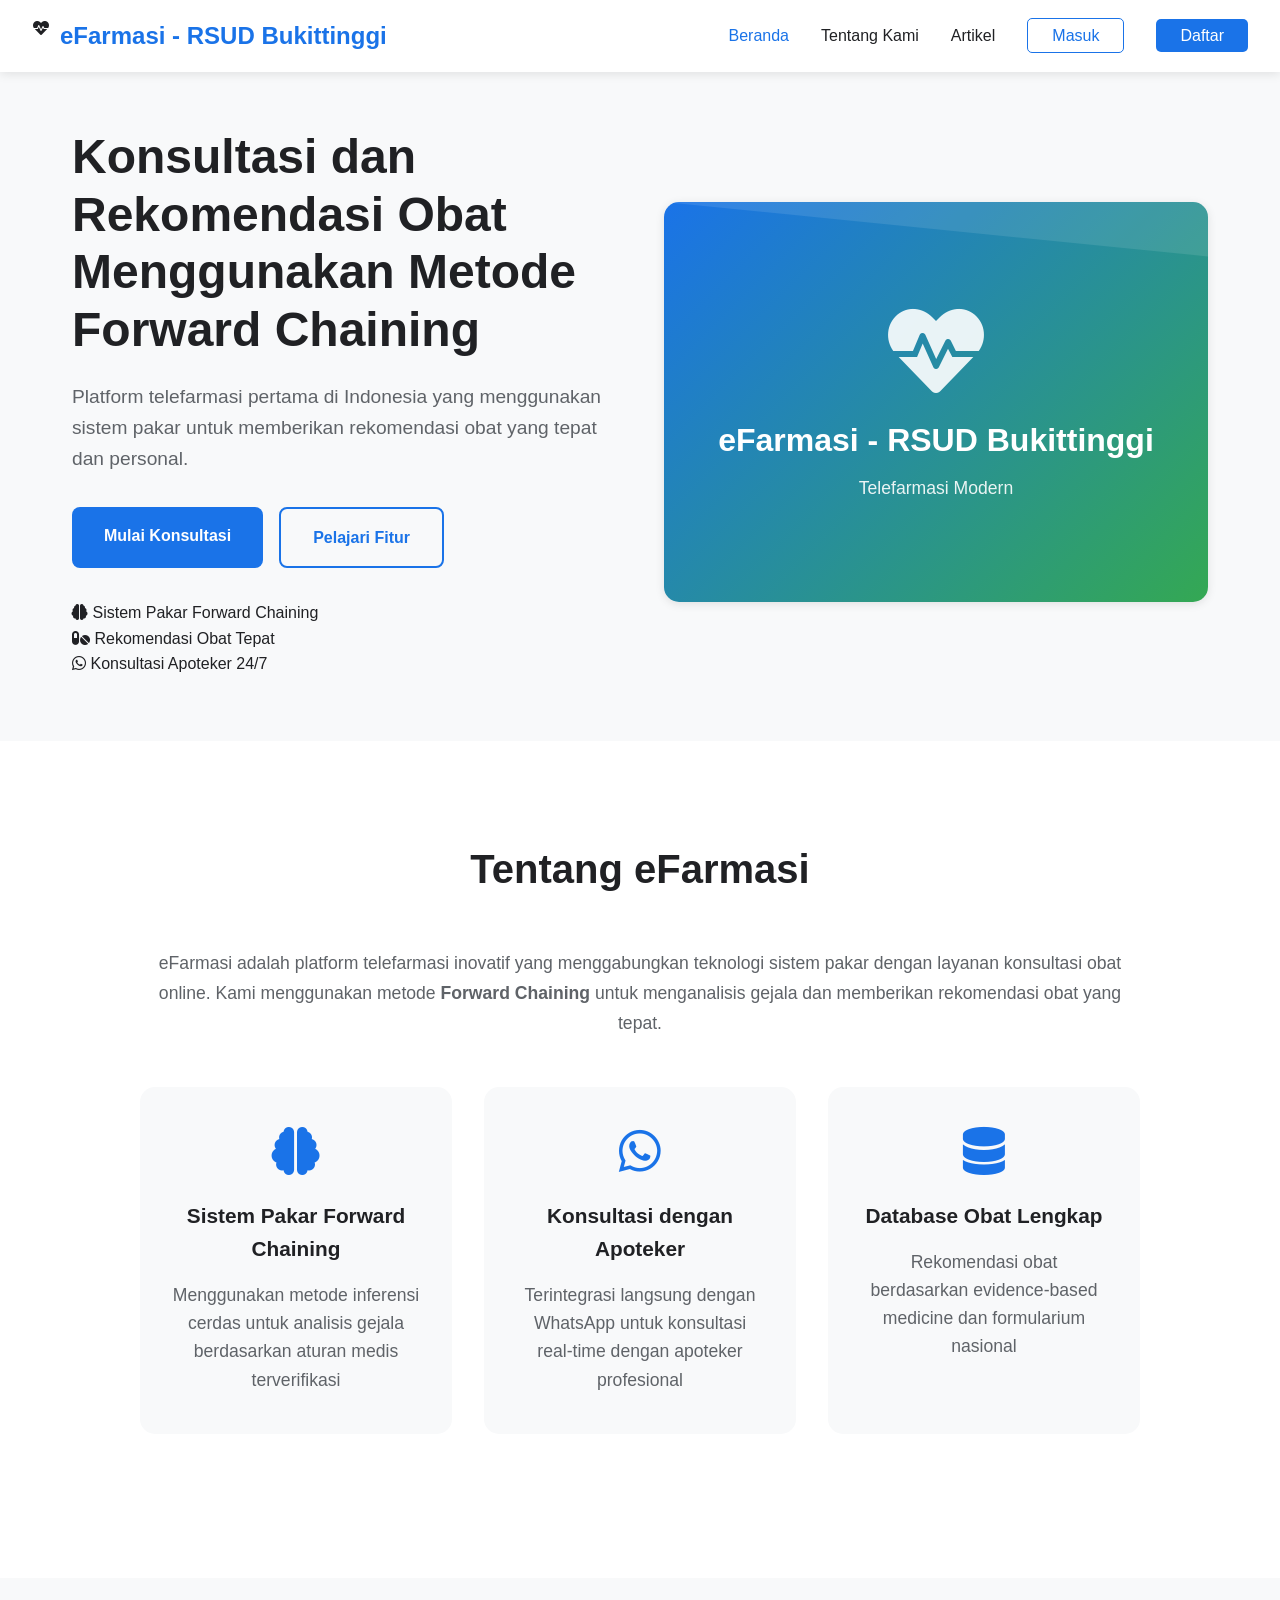
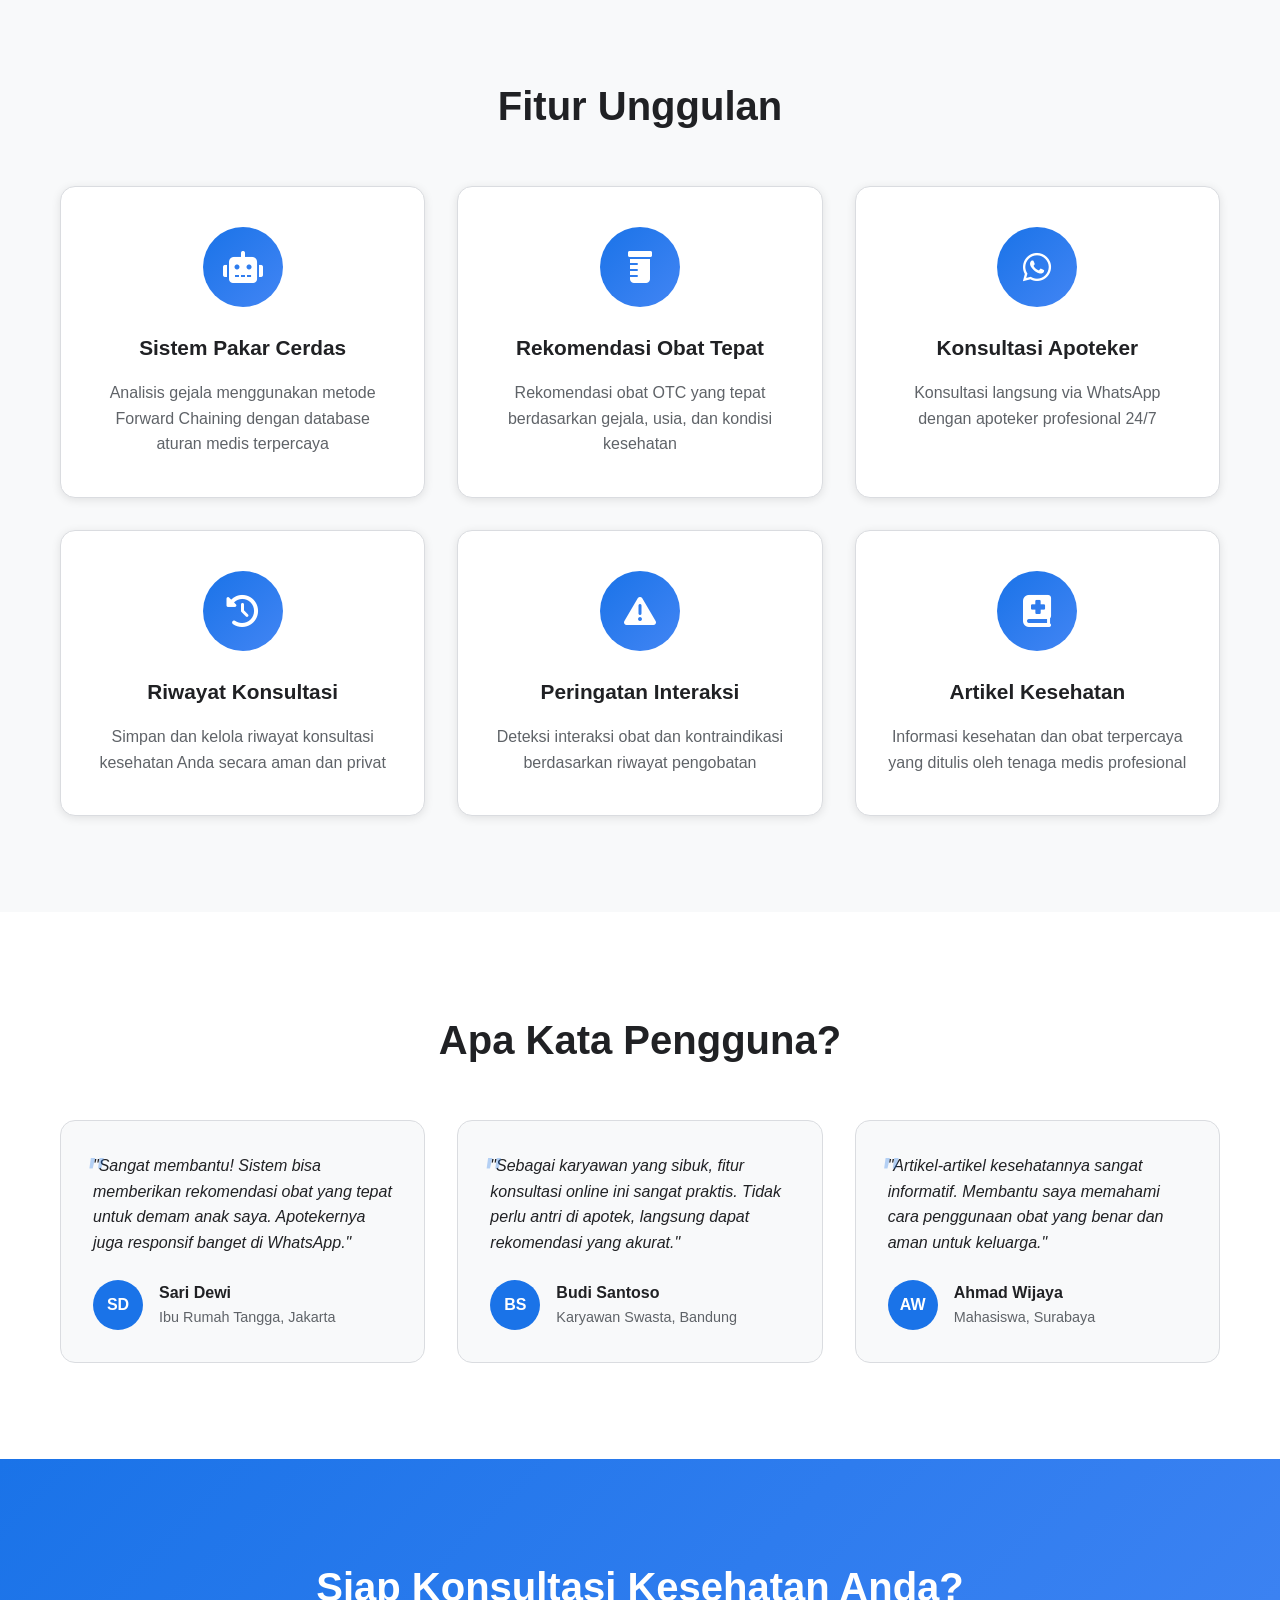
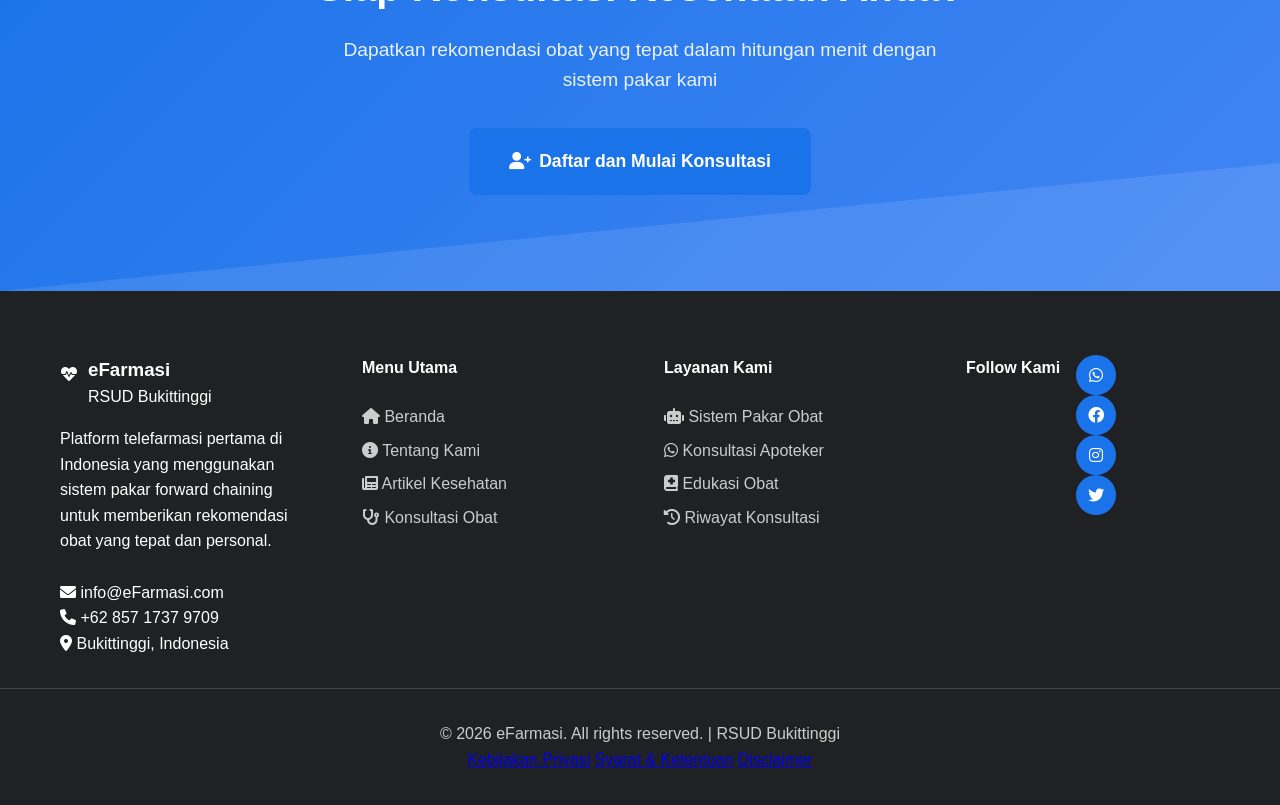
<file: index.html>
<!DOCTYPE html>
<html lang="id">
<head>
    <meta charset="UTF-8">
    <meta name="viewport" content="width=device-width, initial-scale=1.0">
    <title>eFarmasi - RSUD Bukittinggi</title>
    <link rel="stylesheet" href="css/style.css">
    <link rel="stylesheet" href="css/index.css">
    <link href="https://cdnjs.cloudflare.com/ajax/libs/font-awesome/6.0.0/css/all.min.css" rel="stylesheet">
</head>
<body>
    <!-- Header -->
    <header class="header">
        <nav class="navbar">
            <div class="nav-brand">
                <div class="logo">
                    <i class="fas fa-heartbeat"></i>
                </div>
                <span class="brand-name">eFarmasi - RSUD Bukittinggi</span>
            </div>
            <ul class="nav-menu">
                <li><a href="index.html" class="nav-link active">Beranda</a></li>
                <li><a href="about.html" class="nav-link">Tentang Kami</a></li>
                <li><a href="articles.html" class="nav-link">Artikel</a></li>
                <li><a href="login.html" class="btn-login">Masuk</a></li>
                <li><a href="register.html" class="btn-register">Daftar</a></li>
            </ul>
            <div class="hamburger">
                <span></span>
                <span></span>
                <span></span>
            </div>
        </nav>
    </header>

    <!-- Hero Section -->
    <section id="home" class="hero">
        <div class="hero-content">
            <h1 class="hero-title">
                Konsultasi dan Rekomendasi Obat Menggunakan Metode Forward Chaining
            </h1>
            <p class="hero-description">
                Platform telefarmasi pertama di Indonesia yang menggunakan sistem pakar untuk memberikan rekomendasi obat yang tepat dan personal.
            </p>
            <div class="hero-buttons">
                <a href="register.html" class="btn-primary">Mulai Konsultasi</a>
                <a href="#features" class="btn-secondary">Pelajari Fitur</a>
            </div>
            
            <div class="quick-stats">
                <div class="stat">
                    <i class="fas fa-brain"></i>
                    <span>Sistem Pakar Forward Chaining</span>
                </div>
                <div class="stat">
                    <i class="fas fa-pills"></i>
                    <span>Rekomendasi Obat Tepat</span>
                </div>
                <div class="stat">
                    <i class="fab fa-whatsapp"></i>
                    <span>Konsultasi Apoteker 24/7</span>
                </div>
            </div>
        </div>
        <div class="hero-image">
            <div class="image-placeholder">
                <i class="fas fa-heartbeat"></i>
                <h3>eFarmasi - RSUD Bukittinggi</h3>
                <p>Telefarmasi Modern</p>
            </div>
        </div>
    </section>

    <!-- About Section -->
    <section id="about" class="about">
        <div class="container">
            <h2 class="section-title">Tentang eFarmasi</h2>
            <div class="about-content">
                <div class="about-text">
                    <p>eFarmasi adalah platform telefarmasi inovatif yang menggabungkan teknologi sistem pakar dengan layanan konsultasi obat online. Kami menggunakan metode <strong>Forward Chaining</strong> untuk menganalisis gejala dan memberikan rekomendasi obat yang tepat.</p>
                    <div class="about-features">
                        <div class="feature-item">
                            <i class="fas fa-brain"></i>
                            <h3>Sistem Pakar Forward Chaining</h3>
                            <p>Menggunakan metode inferensi cerdas untuk analisis gejala berdasarkan aturan medis terverifikasi</p>
                        </div>
                        <div class="feature-item">
                            <i class="fab fa-whatsapp"></i>
                            <h3>Konsultasi dengan Apoteker</h3>
                            <p>Terintegrasi langsung dengan WhatsApp untuk konsultasi real-time dengan apoteker profesional</p>
                        </div>
                        <div class="feature-item">
                            <i class="fas fa-database"></i>
                            <h3>Database Obat Lengkap</h3>
                            <p>Rekomendasi obat berdasarkan evidence-based medicine dan formularium nasional</p>
                        </div>
                    </div>
                </div>
            </div>
        </div>
    </section>

    <!-- Features Section -->
    <section id="features" class="features">
        <div class="container">
            <h2 class="section-title">Fitur Unggulan</h2>
            <div class="features-grid">
                <div class="feature-card">
                    <div class="feature-icon">
                        <i class="fas fa-robot"></i>
                    </div>
                    <h3>Sistem Pakar Cerdas</h3>
                    <p>Analisis gejala menggunakan metode Forward Chaining dengan database aturan medis terpercaya</p>
                </div>
                <div class="feature-card">
                    <div class="feature-icon">
                        <i class="fas fa-prescription-bottle"></i>
                    </div>
                    <h3>Rekomendasi Obat Tepat</h3>
                    <p>Rekomendasi obat OTC yang tepat berdasarkan gejala, usia, dan kondisi kesehatan</p>
                </div>
                <div class="feature-card">
                    <div class="feature-icon">
                        <i class="fab fa-whatsapp"></i>
                    </div>
                    <h3>Konsultasi Apoteker</h3>
                    <p>Konsultasi langsung via WhatsApp dengan apoteker profesional 24/7</p>
                </div>
                <div class="feature-card">
                    <div class="feature-icon">
                        <i class="fas fa-history"></i>
                    </div>
                    <h3>Riwayat Konsultasi</h3>
                    <p>Simpan dan kelola riwayat konsultasi kesehatan Anda secara aman dan privat</p>
                </div>
                <div class="feature-card">
                    <div class="feature-icon">
                        <i class="fas fa-exclamation-triangle"></i>
                    </div>
                    <h3>Peringatan Interaksi</h3>
                    <p>Deteksi interaksi obat dan kontraindikasi berdasarkan riwayat pengobatan</p>
                </div>
                <div class="feature-card">
                    <div class="feature-icon">
                        <i class="fas fa-book-medical"></i>
                    </div>
                    <h3>Artikel Kesehatan</h3>
                    <p>Informasi kesehatan dan obat terpercaya yang ditulis oleh tenaga medis profesional</p>
                </div>
            </div>
        </div>
    </section>

    <!-- Testimonials Section -->
    <section class="testimonials">
        <div class="container">
            <h2 class="section-title">Apa Kata Pengguna?</h2>
            <div class="testimonials-grid">
                <div class="testimonial-card">
                    <div class="testimonial-content">
                        "Sangat membantu! Sistem bisa memberikan rekomendasi obat yang tepat untuk demam anak saya. Apotekernya juga responsif banget di WhatsApp."
                    </div>
                    <div class="testimonial-author">
                        <div class="author-avatar">SD</div>
                        <div class="author-info">
                            <h4>Sari Dewi</h4>
                            <p>Ibu Rumah Tangga, Jakarta</p>
                        </div>
                    </div>
                </div>
                <div class="testimonial-card">
                    <div class="testimonial-content">
                        "Sebagai karyawan yang sibuk, fitur konsultasi online ini sangat praktis. Tidak perlu antri di apotek, langsung dapat rekomendasi yang akurat."
                    </div>
                    <div class="testimonial-author">
                        <div class="author-avatar">BS</div>
                        <div class="author-info">
                            <h4>Budi Santoso</h4>
                            <p>Karyawan Swasta, Bandung</p>
                        </div>
                    </div>
                </div>
                <div class="testimonial-card">
                    <div class="testimonial-content">
                        "Artikel-artikel kesehatannya sangat informatif. Membantu saya memahami cara penggunaan obat yang benar dan aman untuk keluarga."
                    </div>
                    <div class="testimonial-author">
                        <div class="author-avatar">AW</div>
                        <div class="author-info">
                            <h4>Ahmad Wijaya</h4>
                            <p>Mahasiswa, Surabaya</p>
                        </div>
                    </div>
                </div>
            </div>
        </div>
    </section>

    <!-- Consultation CTA -->
    <section id="consultation" class="consultation-cta">
        <div class="container">
            <div class="cta-content">
                <h2>Siap Konsultasi Kesehatan Anda?</h2>
                <p>Dapatkan rekomendasi obat yang tepat dalam hitungan menit dengan sistem pakar kami</p>
                <a href="register.html" class="btn-primary btn-large">
                    <i class="fas fa-user-plus"></i> Daftar dan Mulai Konsultasi
                </a>
            </div>
        </div>
    </section>

    <!-- Footer -->
    <footer class="footer">
        <div class="container">
            <div class="footer-content">
                <!-- Brand Section -->
                <div class="footer-section">
                    <div class="footer-brand">
                        <div class="footer-logo">
                            <i class="fas fa-heartbeat"></i>
                        </div>
                        <div class="footer-brand-info">
                            <h3>eFarmasi</h3>
                            <p>RSUD Bukittinggi</p>
                        </div>
                    </div>
                    <p class="footer-description">
                        Platform telefarmasi pertama di Indonesia yang menggunakan sistem pakar forward chaining untuk memberikan rekomendasi obat yang tepat dan personal.
                    </p> <br>
                    <div class="footer-contact">
                        <div class="contact-item">
                            <i class="fas fa-envelope"></i>
                            <span>info@eFarmasi.com</span>
                        </div>
                        <div class="contact-item">
                            <i class="fas fa-phone"></i>
                            <span>+62 857 1737 9709</span>
                        </div>
                        <div class="contact-item">
                            <i class="fas fa-map-marker-alt"></i>
                            <span>Bukittinggi, Indonesia</span>
                        </div>
                    </div>
                </div>
                
                <!-- Quick Links -->
                <div class="footer-section">
                    <h4>Menu Utama</h4>
                    <ul class="footer-links">
                        <li><a href="index.html"><i class="fas fa-home"></i> Beranda</a></li>
                        <li><a href="about.html"><i class="fas fa-info-circle"></i> Tentang Kami</a></li>
                        <li><a href="articles.html"><i class="fas fa-newspaper"></i> Artikel Kesehatan</a></li>
                        <li><a href="consultation.php"><i class="fas fa-stethoscope"></i> Konsultasi Obat</a></li>
                    </ul>
                </div>
                
                <!-- Services -->
                <div class="footer-section">
                    <h4>Layanan Kami</h4>
                    <ul class="footer-links">
                        <li><a href="consultation.php"><i class="fas fa-robot"></i> Sistem Pakar Obat</a></li>
                        <li><a href="#" onclick="startWhatsAppConsultation()"><i class="fab fa-whatsapp"></i> Konsultasi Apoteker</a></li>
                        <li><a href="articles.html"><i class="fas fa-book-medical"></i> Edukasi Obat</a></li>
                        <li><a href="#"><i class="fas fa-history"></i> Riwayat Konsultasi</a></li>
                    </ul>
                </div>
                    
                <div class="social-links">
                    <h4>Follow Kami</h4>
                    <div class="social-icons">
                        <a href="https://wa.me/6285717379709" class="social-link whatsapp" target="_blank" title="WhatsApp">
                            <i class="fab fa-whatsapp"></i>
                        </a>
                        <a href="https://facebook.com" class="social-link facebook" target="_blank" title="Facebook">
                            <i class="fab fa-facebook"></i>
                        </a>
                        <a href="https://instagram.com" class="social-link instagram" target="_blank" title="Instagram">
                            <i class="fab fa-instagram"></i>
                        </a>
                        <a href="https://twitter.com" class="social-link twitter" target="_blank" title="Twitter">                                <i class="fab fa-twitter"></i>
                        </a>
                    </div>
                </div>
            </div>
        </div>
            
            <!-- Footer Bottom -->
            <div class="footer-bottom">
                <div class="footer-bottom-content">
                    <p>&copy; 2026 eFarmasi. All rights reserved. | RSUD Bukittinggi</p>
                    <div class="footer-bottom-links">
                        <a href="privacy.html">Kebijakan Privasi</a>
                        <a href="terms.html">Syarat & Ketentuan</a>
                        <a href="disclaimer.html">Disclaimer</a>
                    </div>
                </div>
            </div>
        </div>
    </footer>

    <!-- JavaScript Files -->
    <script src="js/main.js"></script>
</body>
</html>
</file>
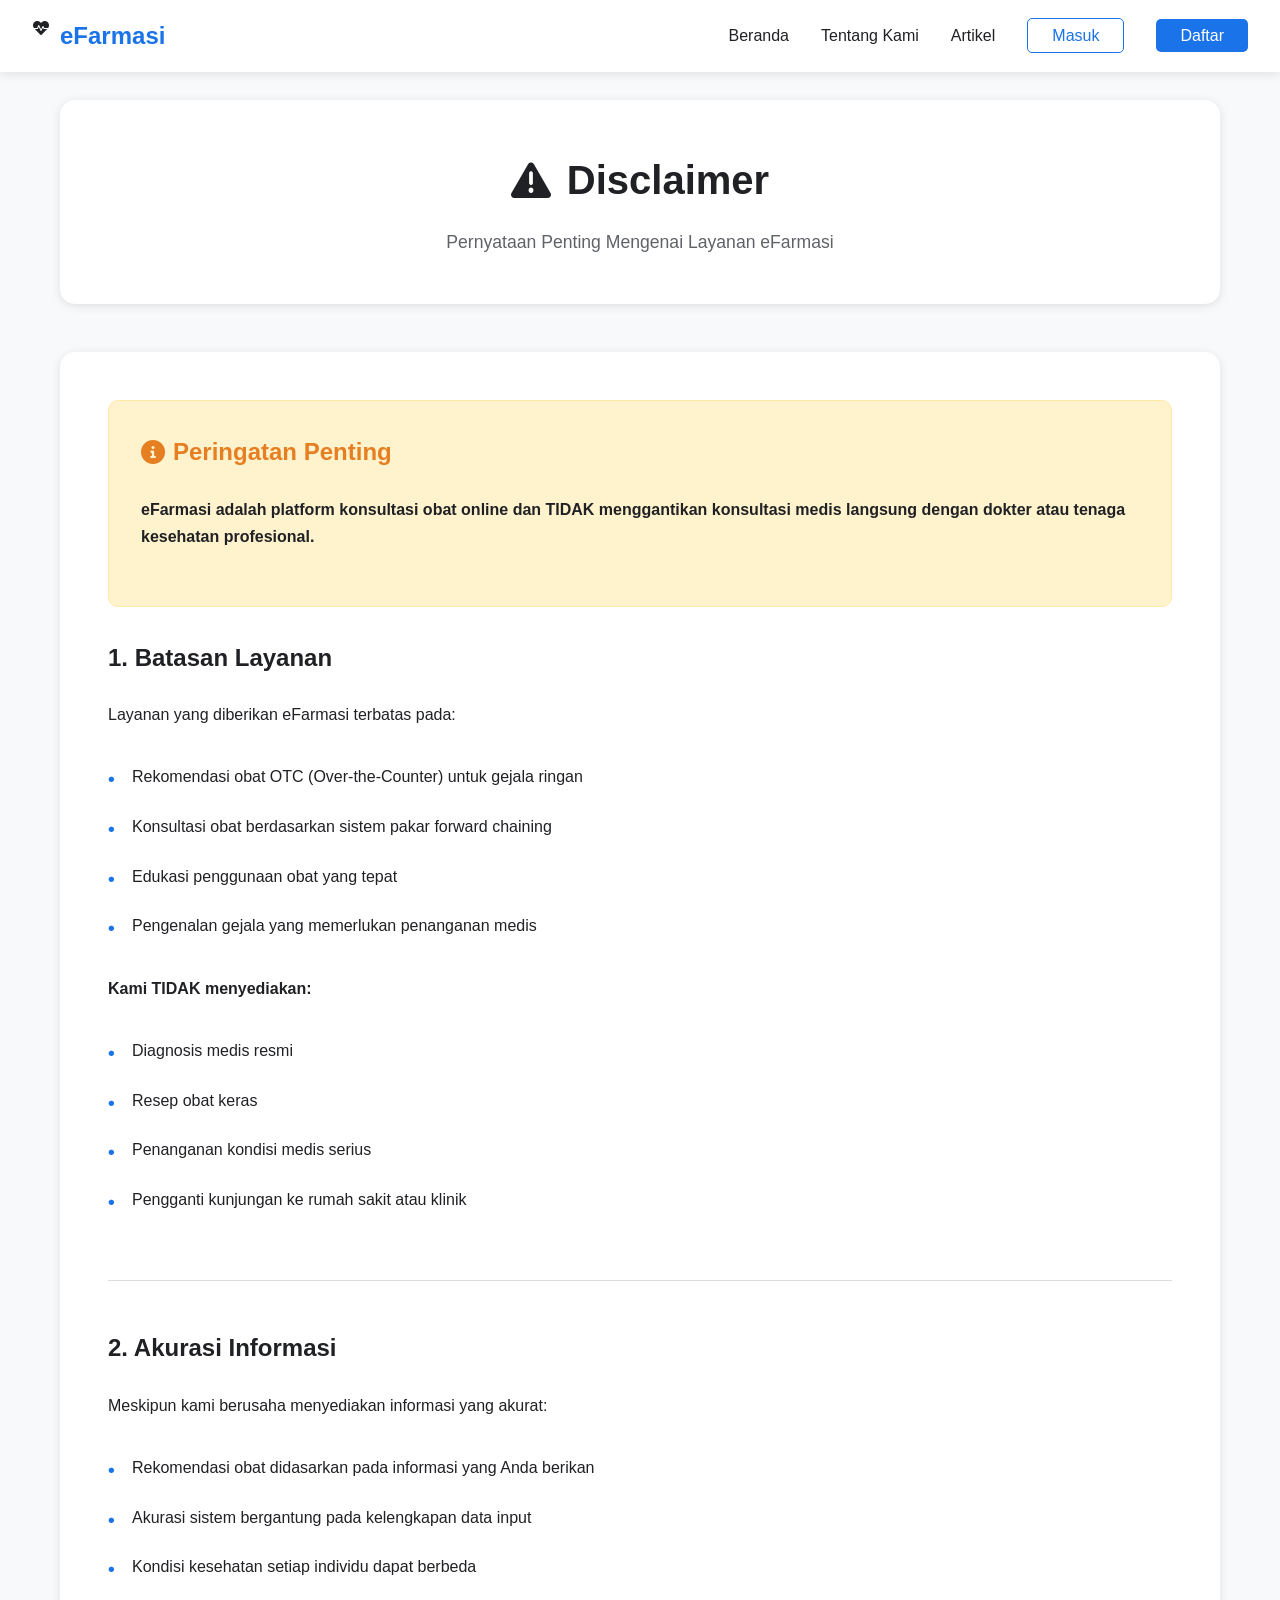
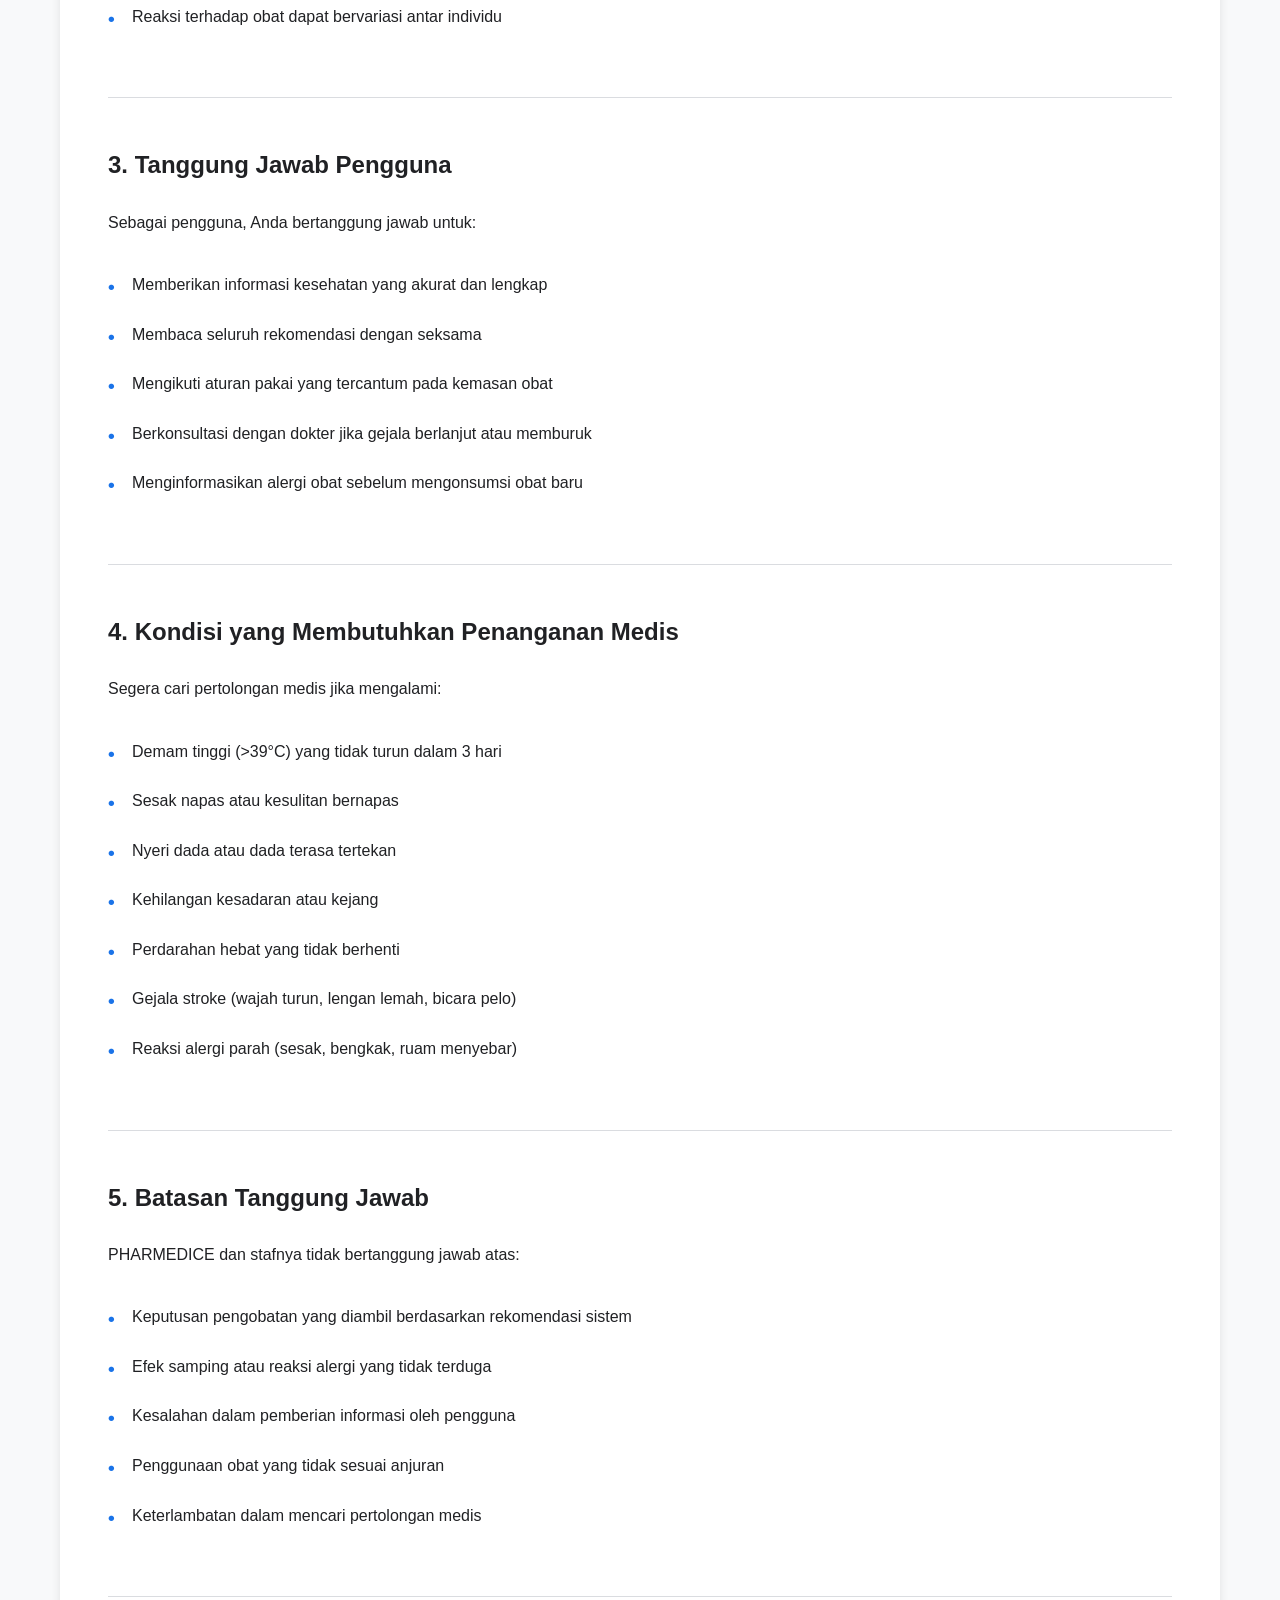
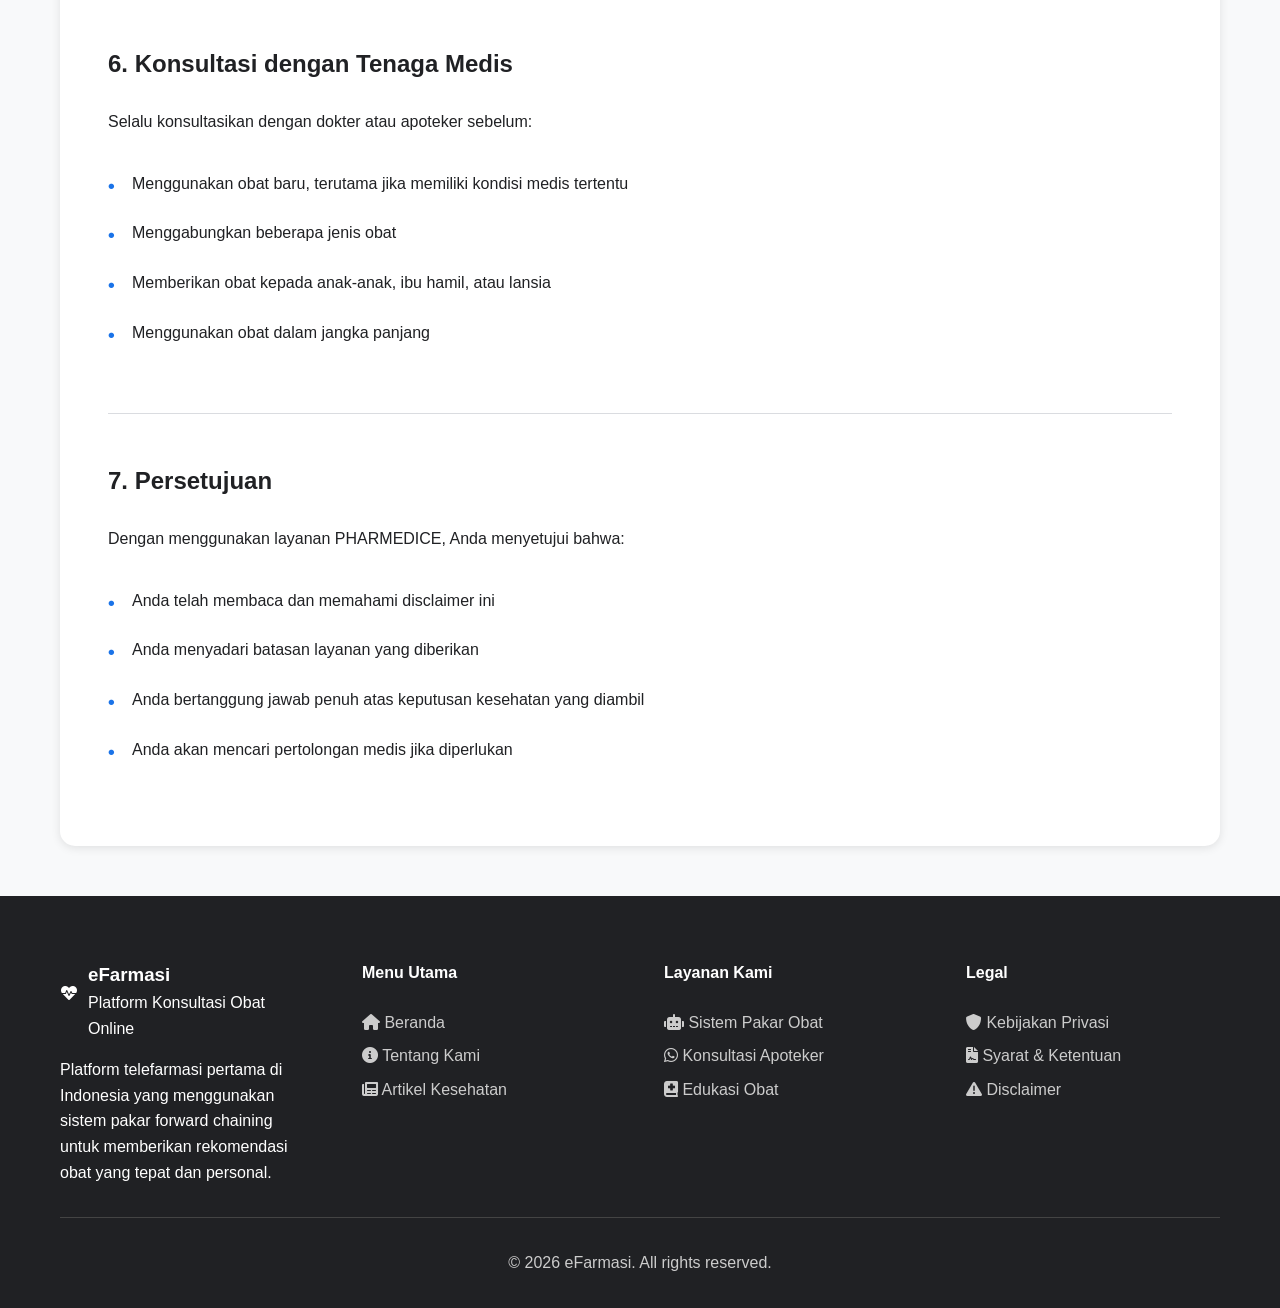
<file: disclaimer.html>
<!DOCTYPE html>
<html lang="id">
<head>
    <meta charset="UTF-8">
    <meta name="viewport" content="width=device-width, initial-scale=1.0">
    <title>Disclaimer - eFarmasi</title>
    <link rel="stylesheet" href="css/style.css">
    <link rel="stylesheet" href="css/legal.css">
    <link href="https://cdnjs.cloudflare.com/ajax/libs/font-awesome/6.0.0/css/all.min.css" rel="stylesheet">
</head>
<body>
    <!-- Header -->
    <header class="header">
        <nav class="navbar">
            <div class="nav-brand">
                <div class="logo">
                    <i class="fas fa-heartbeat"></i>
                </div>
                <span class="brand-name">eFarmasi</span>
            </div>
            <ul class="nav-menu">
                <li><a href="index.html" class="nav-link">Beranda</a></li>
                <li><a href="about.html" class="nav-link">Tentang Kami</a></li>
                <li><a href="articles.html" class="nav-link">Artikel</a></li>
                <li><a href="login.html" class="btn-login">Masuk</a></li>
                <li><a href="register.html" class="btn-register">Daftar</a></li>
            </ul>
            <div class="hamburger">
                <span></span>
                <span></span>
                <span></span>
            </div>
        </nav>
    </header>

    <div class="legal-container">
        <div class="container">
            <div class="legal-header">
                <h1><i class="fas fa-exclamation-triangle"></i> Disclaimer</h1>
                <p>Pernyataan Penting Mengenai Layanan eFarmasi</p>
            </div>

            <div class="legal-content">
                <section class="legal-section warning">
                    <h2><i class="fas fa-info-circle"></i> Peringatan Penting</h2>
                    <p><strong>eFarmasi adalah platform konsultasi obat online dan TIDAK menggantikan konsultasi medis langsung dengan dokter atau tenaga kesehatan profesional.</strong></p>
                </section>

                <section class="legal-section">
                    <h2>1. Batasan Layanan</h2>
                    <p>Layanan yang diberikan eFarmasi terbatas pada:</p>
                    <ul>
                        <li>Rekomendasi obat OTC (Over-the-Counter) untuk gejala ringan</li>
                        <li>Konsultasi obat berdasarkan sistem pakar forward chaining</li>
                        <li>Edukasi penggunaan obat yang tepat</li>
                        <li>Pengenalan gejala yang memerlukan penanganan medis</li>
                    </ul>
                    <p><strong>Kami TIDAK menyediakan:</strong></p>
                    <ul>
                        <li>Diagnosis medis resmi</li>
                        <li>Resep obat keras</li>
                        <li>Penanganan kondisi medis serius</li>
                        <li>Pengganti kunjungan ke rumah sakit atau klinik</li>
                    </ul>
                </section>

                <section class="legal-section">
                    <h2>2. Akurasi Informasi</h2>
                    <p>Meskipun kami berusaha menyediakan informasi yang akurat:</p>
                    <ul>
                        <li>Rekomendasi obat didasarkan pada informasi yang Anda berikan</li>
                        <li>Akurasi sistem bergantung pada kelengkapan data input</li>
                        <li>Kondisi kesehatan setiap individu dapat berbeda</li>
                        <li>Reaksi terhadap obat dapat bervariasi antar individu</li>
                    </ul>
                </section>

                <section class="legal-section">
                    <h2>3. Tanggung Jawab Pengguna</h2>
                    <p>Sebagai pengguna, Anda bertanggung jawab untuk:</p>
                    <ul>
                        <li>Memberikan informasi kesehatan yang akurat dan lengkap</li>
                        <li>Membaca seluruh rekomendasi dengan seksama</li>
                        <li>Mengikuti aturan pakai yang tercantum pada kemasan obat</li>
                        <li>Berkonsultasi dengan dokter jika gejala berlanjut atau memburuk</li>
                        <li>Menginformasikan alergi obat sebelum mengonsumsi obat baru</li>
                    </ul>
                </section>

                <section class="legal-section">
                    <h2>4. Kondisi yang Membutuhkan Penanganan Medis</h2>
                    <p>Segera cari pertolongan medis jika mengalami:</p>
                    <ul>
                        <li>Demam tinggi (>39°C) yang tidak turun dalam 3 hari</li>
                        <li>Sesak napas atau kesulitan bernapas</li>
                        <li>Nyeri dada atau dada terasa tertekan</li>
                        <li>Kehilangan kesadaran atau kejang</li>
                        <li>Perdarahan hebat yang tidak berhenti</li>
                        <li>Gejala stroke (wajah turun, lengan lemah, bicara pelo)</li>
                        <li>Reaksi alergi parah (sesak, bengkak, ruam menyebar)</li>
                    </ul>
                </section>

                <section class="legal-section">
                    <h2>5. Batasan Tanggung Jawab</h2>
                    <p>PHARMEDICE dan stafnya tidak bertanggung jawab atas:</p>
                    <ul>
                        <li>Keputusan pengobatan yang diambil berdasarkan rekomendasi sistem</li>
                        <li>Efek samping atau reaksi alergi yang tidak terduga</li>
                        <li>Kesalahan dalam pemberian informasi oleh pengguna</li>
                        <li>Penggunaan obat yang tidak sesuai anjuran</li>
                        <li>Keterlambatan dalam mencari pertolongan medis</li>
                    </ul>
                </section>

                <section class="legal-section">
                    <h2>6. Konsultasi dengan Tenaga Medis</h2>
                    <p>Selalu konsultasikan dengan dokter atau apoteker sebelum:</p>
                    <ul>
                        <li>Menggunakan obat baru, terutama jika memiliki kondisi medis tertentu</li>
                        <li>Menggabungkan beberapa jenis obat</li>
                        <li>Memberikan obat kepada anak-anak, ibu hamil, atau lansia</li>
                        <li>Menggunakan obat dalam jangka panjang</li>
                    </ul>
                </section>

                <section class="legal-section">
                    <h2>7. Persetujuan</h2>
                    <p>Dengan menggunakan layanan PHARMEDICE, Anda menyetujui bahwa:</p>
                    <ul>
                        <li>Anda telah membaca dan memahami disclaimer ini</li>
                        <li>Anda menyadari batasan layanan yang diberikan</li>
                        <li>Anda bertanggung jawab penuh atas keputusan kesehatan yang diambil</li>
                        <li>Anda akan mencari pertolongan medis jika diperlukan</li>
                    </ul>
                </section>
            </div>
        </div>
    </div>

    <!-- Footer -->
    <footer class="footer">
        <div class="container">
            <div class="footer-content">
                <div class="footer-section">
                    <div class="footer-brand">
                        <div class="footer-logo">
                            <i class="fas fa-heartbeat"></i>
                        </div>
                        <div class="footer-brand-info">
                            <h3>eFarmasi</h3>
                            <p>Platform Konsultasi Obat Online</p>
                        </div>
                    </div>
                    <p class="footer-description">
                        Platform telefarmasi pertama di Indonesia yang menggunakan sistem pakar forward chaining untuk memberikan rekomendasi obat yang tepat dan personal.
                    </p>
                </div>
                
                <div class="footer-section">
                    <h4>Menu Utama</h4>
                    <ul class="footer-links">
                        <li><a href="index.html"><i class="fas fa-home"></i> Beranda</a></li>
                        <li><a href="about.html"><i class="fas fa-info-circle"></i> Tentang Kami</a></li>
                        <li><a href="articles.html"><i class="fas fa-newspaper"></i> Artikel Kesehatan</a></li>
                    </ul>
                </div>
                
                <div class="footer-section">
                    <h4>Layanan Kami</h4>
                    <ul class="footer-links">
                        <li><a href="consultation.php"><i class="fas fa-robot"></i> Sistem Pakar Obat</a></li>
                        <li><a href="#" onclick="startWhatsAppConsultation()"><i class="fab fa-whatsapp"></i> Konsultasi Apoteker</a></li>
                        <li><a href="articles.html"><i class="fas fa-book-medical"></i> Edukasi Obat</a></li>
                    </ul>
                </div>

                <div class="footer-section">
                    <h4>Legal</h4>
                    <ul class="footer-links">
                        <li><a href="privacy.html"><i class="fas fa-shield-alt"></i> Kebijakan Privasi</a></li>
                        <li><a href="terms.html"><i class="fas fa-file-contract"></i> Syarat & Ketentuan</a></li>
                        <li><a href="disclaimer.html"><i class="fas fa-exclamation-triangle"></i> Disclaimer</a></li>
                    </ul>
                </div>
            </div>
            
            <div class="footer-bottom">
                <div class="footer-bottom-content">
                    <p>&copy; 2026 eFarmasi. All rights reserved.</p>
                </div>
            </div>
        </div>
    </footer>

    <script src="js/main.js"></script>
</body>
</html>
</file>
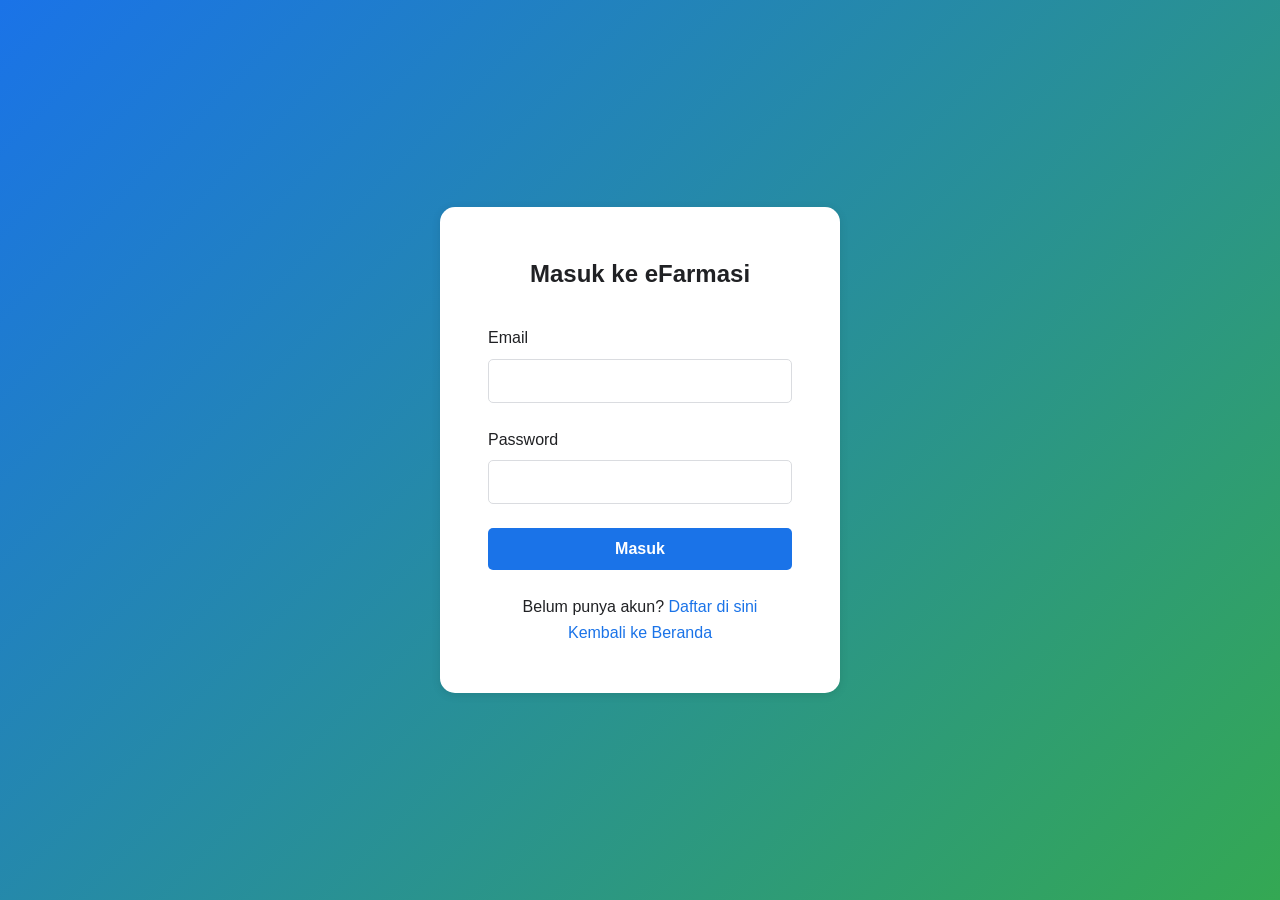
<file: login.html>
<!-- login.html -->
<!DOCTYPE html>
<html lang="id">
<head>
    <meta charset="UTF-8">
    <meta name="viewport" content="width=device-width, initial-scale=1.0">
    <title>Login - eFarmasi</title>
    <link rel="stylesheet" href="css/style.css">
    <style>
        .login-container {
            min-height: 100vh;
            display: flex;
            align-items: center;
            justify-content: center;
            background: linear-gradient(135deg, #1a73e8, #34a853);
            padding: 2rem;
        }
        
        .login-form {
            background: var(--white);
            padding: 3rem;
            border-radius: 15px;
            box-shadow: var(--shadow);
            width: 100%;
            max-width: 400px;
        }
        
        .form-title {
            text-align: center;
            margin-bottom: 2rem;
            color: var(--text);
        }
        
        .form-group {
            margin-bottom: 1.5rem;
        }
        
        .form-label {
            display: block;
            margin-bottom: 0.5rem;
            font-weight: 500;
            color: var(--text);
        }
        
        .form-input {
            width: 100%;
            padding: 0.75rem;
            border: 1px solid var(--border);
            border-radius: 5px;
            font-size: 1rem;
            transition: border-color 0.3s;
        }
        
        .form-input:focus {
            outline: none;
            border-color: var(--primary);
        }
        
        .form-input.error {
            border-color: var(--warning);
        }
        
        .btn-login-submit {
            width: 100%;
            padding: 0.75rem;
            background: var(--primary);
            color: var(--white);
            border: none;
            border-radius: 5px;
            font-size: 1rem;
            font-weight: 600;
            cursor: pointer;
            transition: background 0.3s;
        }
        
        .btn-login-submit:hover {
            background: var(--primary-dark);
        }
        
        .login-links {
            text-align: center;
            margin-top: 1.5rem;
        }
        
        .login-links a {
            color: var(--primary);
            text-decoration: none;
        }
    </style>
</head>
<body>
    <div class="login-container">
        <form class="login-form" id="loginForm">
            <h2 class="form-title">Masuk ke eFarmasi</h2>
            
            <div class="form-group">
                <label class="form-label" for="email">Email</label>
                <input type="email" class="form-input" id="email" name="email" required>
            </div>
            
            <div class="form-group">
                <label class="form-label" for="password">Password</label>
                <input type="password" class="form-input" id="password" name="password" required>
            </div>
            
            <button type="submit" class="btn-login-submit">Masuk</button>
            
            <div class="login-links">
                <p>Belum punya akun? <a href="register.html">Daftar di sini</a></p>
                <p><a href="index.html">Kembali ke Beranda</a></p>
            </div>
        </form>
    </div>

    <script src="js/validation.js"></script>
    <script>
        document.getElementById('loginForm').addEventListener('submit', function(e) {
            e.preventDefault();
            
            if (validateForm(this)) {
                // Simulate login process
                const formData = new FormData(this);
                
                fetch('api/login.php', {
                    method: 'POST',
                    body: formData
                })
                .then(response => response.json())
                .then(data => {
                    if (data.success) {
                        window.location.href = 'dashboard.php';
                    } else {
                        alert('Login gagal: ' + data.message);
                    }
                })
                .catch(error => {
                    console.error('Error:', error);
                    alert('Terjadi kesalahan saat login');
                });
            }
        });
    </script>
</body>
</html>
</file>
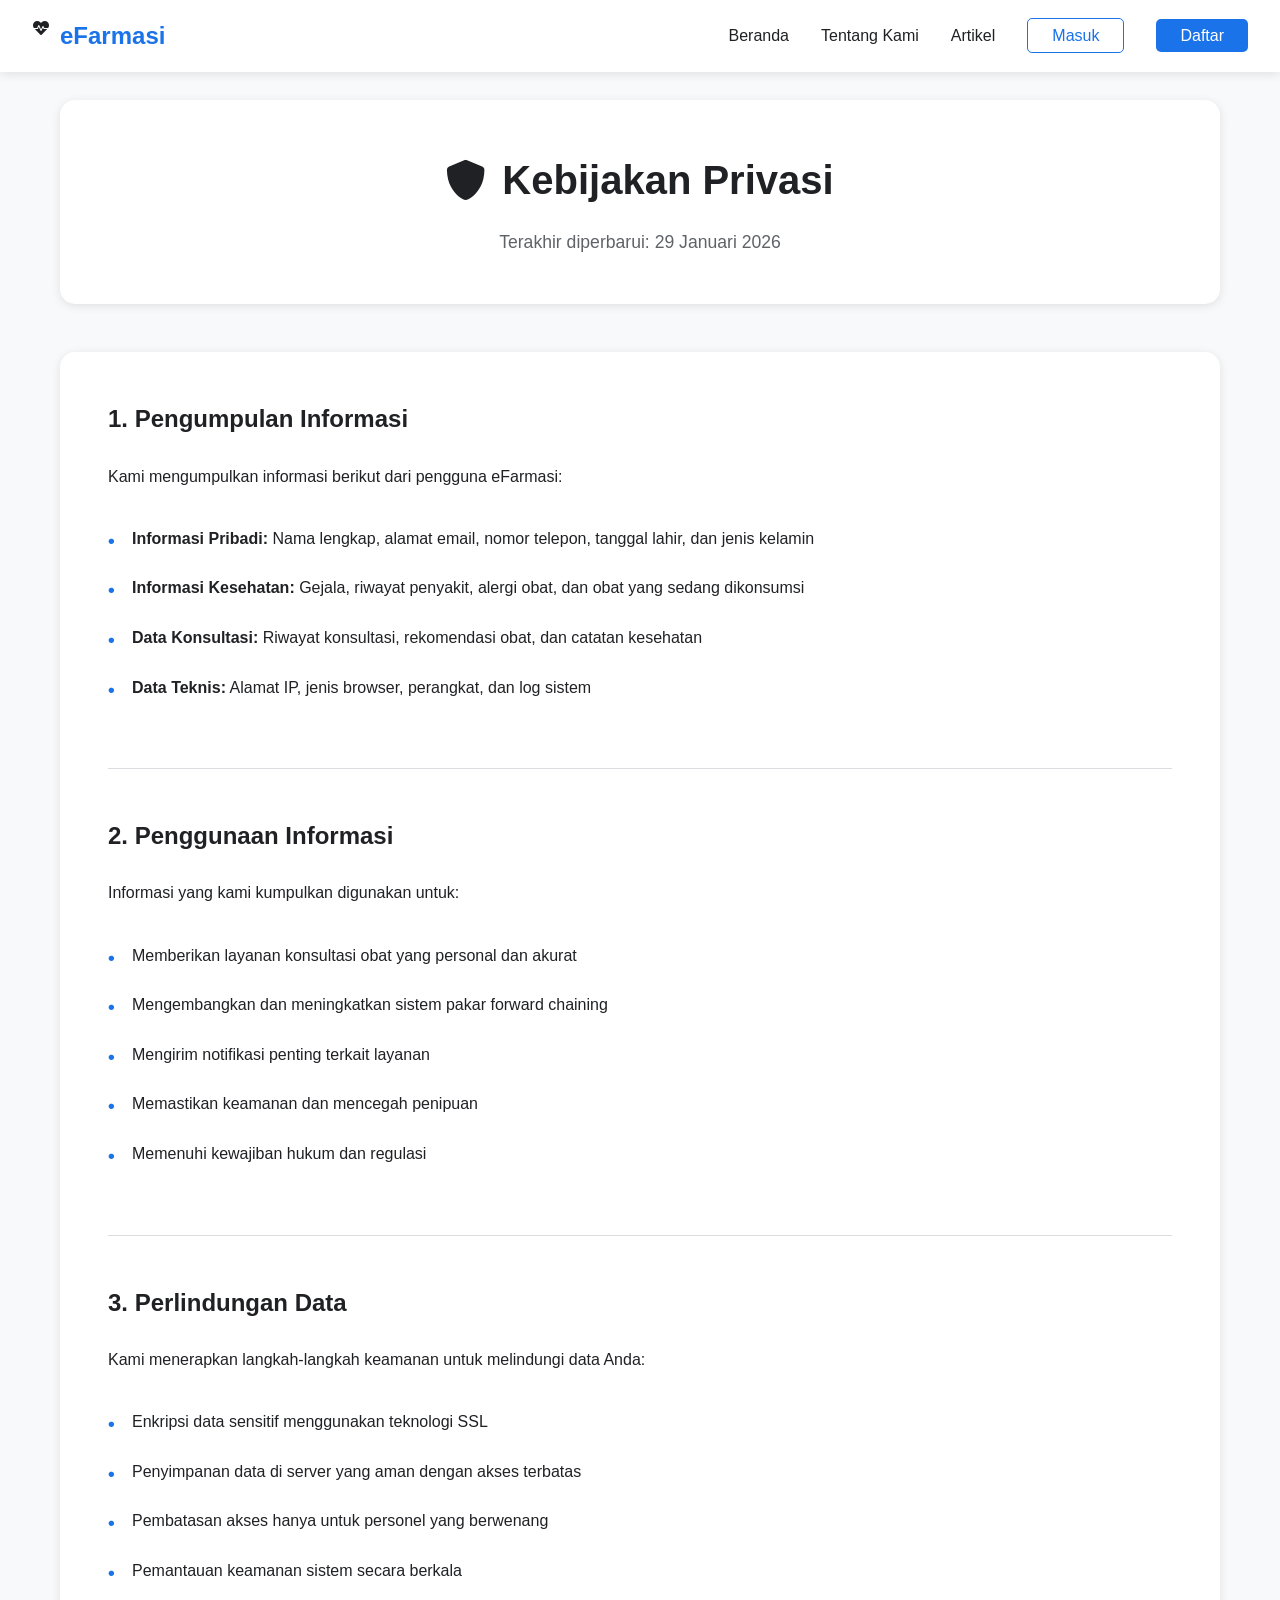
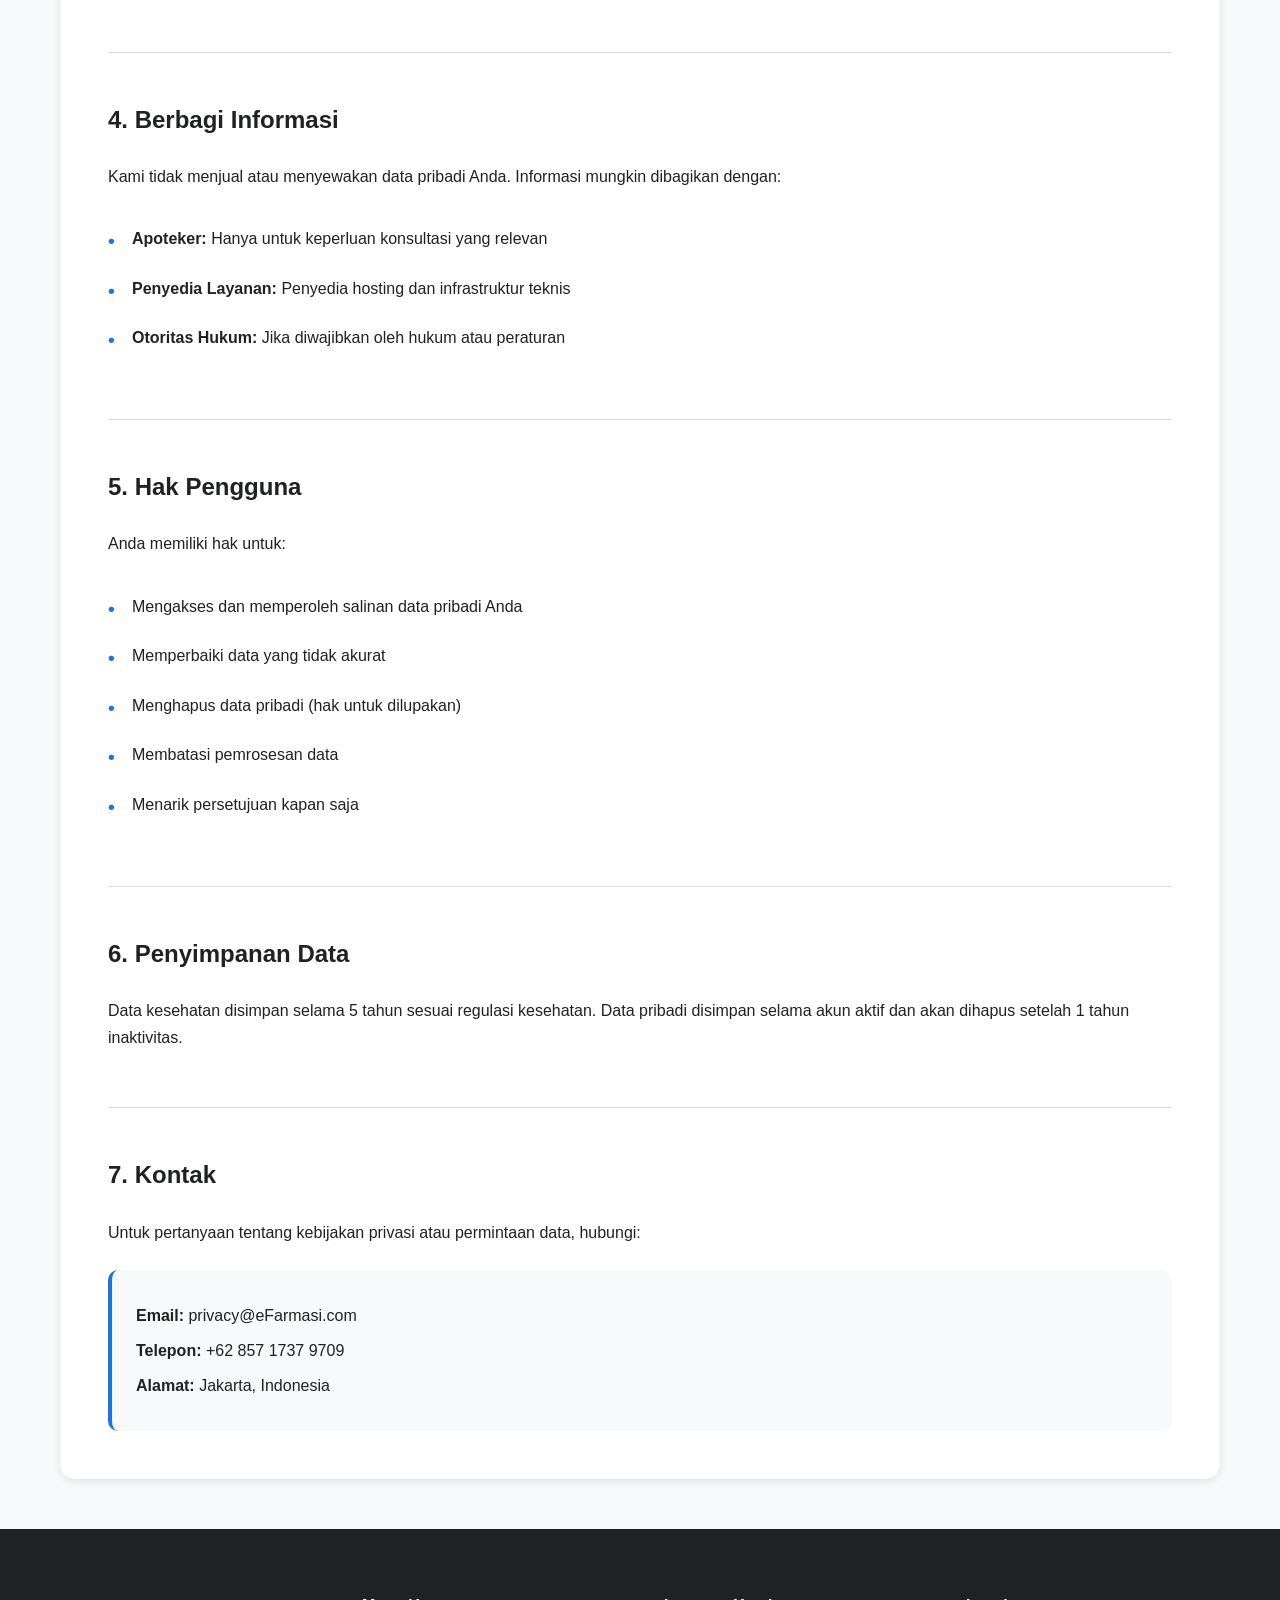
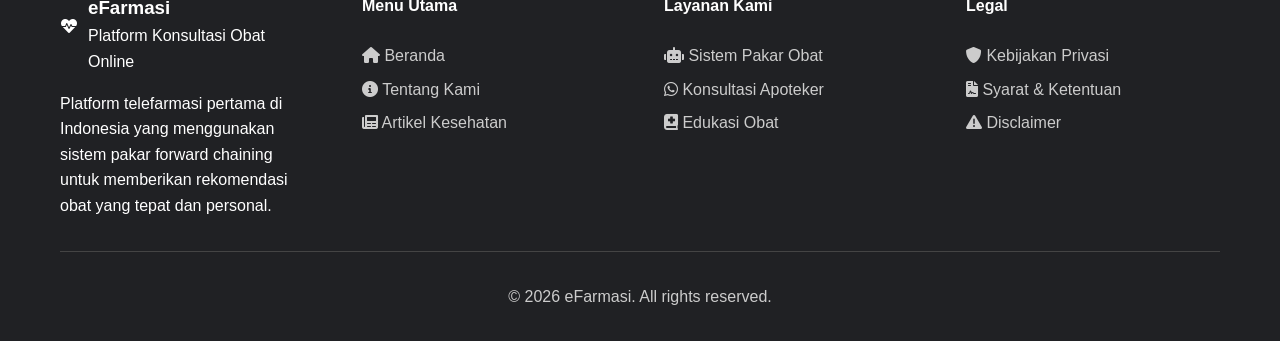
<file: privacy.html>
<!DOCTYPE html>
<html lang="id">
<head>
    <meta charset="UTF-8">
    <meta name="viewport" content="width=device-width, initial-scale=1.0">
    <title>Kebijakan Privasi - eFarmasi</title>
    <link rel="stylesheet" href="css/style.css">
    <link rel="stylesheet" href="css/legal.css">
    <link href="https://cdnjs.cloudflare.com/ajax/libs/font-awesome/6.0.0/css/all.min.css" rel="stylesheet">
</head>
<body>
    <!-- Header -->
    <header class="header">
        <nav class="navbar">
            <div class="nav-brand">
                <div class="logo">
                    <i class="fas fa-heartbeat"></i>
                </div>
                <span class="brand-name">eFarmasi</span>
            </div>
            <ul class="nav-menu">
                <li><a href="index.html" class="nav-link">Beranda</a></li>
                <li><a href="about.html" class="nav-link">Tentang Kami</a></li>
                <li><a href="articles.html" class="nav-link">Artikel</a></li>
                <li><a href="login.html" class="btn-login">Masuk</a></li>
                <li><a href="register.html" class="btn-register">Daftar</a></li>
            </ul>
            <div class="hamburger">
                <span></span>
                <span></span>
                <span></span>
            </div>
        </nav>
    </header>

    <div class="legal-container">
        <div class="container">
            <div class="legal-header">
                <h1><i class="fas fa-shield-alt"></i> Kebijakan Privasi</h1>
                <p>Terakhir diperbarui: 29 Januari 2026</p>
            </div>

            <div class="legal-content">
                <section class="legal-section">
                    <h2>1. Pengumpulan Informasi</h2>
                    <p>Kami mengumpulkan informasi berikut dari pengguna eFarmasi:</p>
                    <ul>
                        <li><strong>Informasi Pribadi:</strong> Nama lengkap, alamat email, nomor telepon, tanggal lahir, dan jenis kelamin</li>
                        <li><strong>Informasi Kesehatan:</strong> Gejala, riwayat penyakit, alergi obat, dan obat yang sedang dikonsumsi</li>
                        <li><strong>Data Konsultasi:</strong> Riwayat konsultasi, rekomendasi obat, dan catatan kesehatan</li>
                        <li><strong>Data Teknis:</strong> Alamat IP, jenis browser, perangkat, dan log sistem</li>
                    </ul>
                </section>

                <section class="legal-section">
                    <h2>2. Penggunaan Informasi</h2>
                    <p>Informasi yang kami kumpulkan digunakan untuk:</p>
                    <ul>
                        <li>Memberikan layanan konsultasi obat yang personal dan akurat</li>
                        <li>Mengembangkan dan meningkatkan sistem pakar forward chaining</li>
                        <li>Mengirim notifikasi penting terkait layanan</li>
                        <li>Memastikan keamanan dan mencegah penipuan</li>
                        <li>Memenuhi kewajiban hukum dan regulasi</li>
                    </ul>
                </section>

                <section class="legal-section">
                    <h2>3. Perlindungan Data</h2>
                    <p>Kami menerapkan langkah-langkah keamanan untuk melindungi data Anda:</p>
                    <ul>
                        <li>Enkripsi data sensitif menggunakan teknologi SSL</li>
                        <li>Penyimpanan data di server yang aman dengan akses terbatas</li>
                        <li>Pembatasan akses hanya untuk personel yang berwenang</li>
                        <li>Pemantauan keamanan sistem secara berkala</li>
                    </ul>
                </section>

                <section class="legal-section">
                    <h2>4. Berbagi Informasi</h2>
                    <p>Kami tidak menjual atau menyewakan data pribadi Anda. Informasi mungkin dibagikan dengan:</p>
                    <ul>
                        <li><strong>Apoteker:</strong> Hanya untuk keperluan konsultasi yang relevan</li>
                        <li><strong>Penyedia Layanan:</strong> Penyedia hosting dan infrastruktur teknis</li>
                        <li><strong>Otoritas Hukum:</strong> Jika diwajibkan oleh hukum atau peraturan</li>
                    </ul>
                </section>

                <section class="legal-section">
                    <h2>5. Hak Pengguna</h2>
                    <p>Anda memiliki hak untuk:</p>
                    <ul>
                        <li>Mengakses dan memperoleh salinan data pribadi Anda</li>
                        <li>Memperbaiki data yang tidak akurat</li>
                        <li>Menghapus data pribadi (hak untuk dilupakan)</li>
                        <li>Membatasi pemrosesan data</li>
                        <li>Menarik persetujuan kapan saja</li>
                    </ul>
                </section>

                <section class="legal-section">
                    <h2>6. Penyimpanan Data</h2>
                    <p>Data kesehatan disimpan selama 5 tahun sesuai regulasi kesehatan. Data pribadi disimpan selama akun aktif dan akan dihapus setelah 1 tahun inaktivitas.</p>
                </section>

                <section class="legal-section">
                    <h2>7. Kontak</h2>
                    <p>Untuk pertanyaan tentang kebijakan privasi atau permintaan data, hubungi:</p>
                    <div class="contact-info">
                        <p><strong>Email:</strong> privacy@eFarmasi.com</p>
                        <p><strong>Telepon:</strong> +62 857 1737 9709</p>
                        <p><strong>Alamat:</strong> Jakarta, Indonesia</p>
                    </div>
                </section>
            </div>
        </div>
    </div>

    <!-- Footer -->
    <footer class="footer">
        <div class="container">
            <div class="footer-content">
                <div class="footer-section">
                    <div class="footer-brand">
                        <div class="footer-logo">
                            <i class="fas fa-heartbeat"></i>
                        </div>
                        <div class="footer-brand-info">
                            <h3>eFarmasi</h3>
                            <p>Platform Konsultasi Obat Online</p>
                        </div>
                    </div>
                    <p class="footer-description">
                        Platform telefarmasi pertama di Indonesia yang menggunakan sistem pakar forward chaining untuk memberikan rekomendasi obat yang tepat dan personal.
                    </p>
                </div>
                
                <div class="footer-section">
                    <h4>Menu Utama</h4>
                    <ul class="footer-links">
                        <li><a href="index.html"><i class="fas fa-home"></i> Beranda</a></li>
                        <li><a href="about.html"><i class="fas fa-info-circle"></i> Tentang Kami</a></li>
                        <li><a href="articles.html"><i class="fas fa-newspaper"></i> Artikel Kesehatan</a></li>
                    </ul>
                </div>
                
                <div class="footer-section">
                    <h4>Layanan Kami</h4>
                    <ul class="footer-links">
                        <li><a href="consultation.php"><i class="fas fa-robot"></i> Sistem Pakar Obat</a></li>
                        <li><a href="#" onclick="startWhatsAppConsultation()"><i class="fab fa-whatsapp"></i> Konsultasi Apoteker</a></li>
                        <li><a href="articles.html"><i class="fas fa-book-medical"></i> Edukasi Obat</a></li>
                    </ul>
                </div>

                <div class="footer-section">
                    <h4>Legal</h4>
                    <ul class="footer-links">
                        <li><a href="privacy.html"><i class="fas fa-shield-alt"></i> Kebijakan Privasi</a></li>
                        <li><a href="terms.html"><i class="fas fa-file-contract"></i> Syarat & Ketentuan</a></li>
                        <li><a href="disclaimer.html"><i class="fas fa-exclamation-triangle"></i> Disclaimer</a></li>
                    </ul>
                </div>
            </div>
            
            <div class="footer-bottom">
                <div class="footer-bottom-content">
                    <p>&copy; 2026 eFarmasi. All rights reserved.</p>
                </div>
            </div>
        </div>
    </footer>

    <script src="js/main.js"></script>
</body>
</html>
</file>
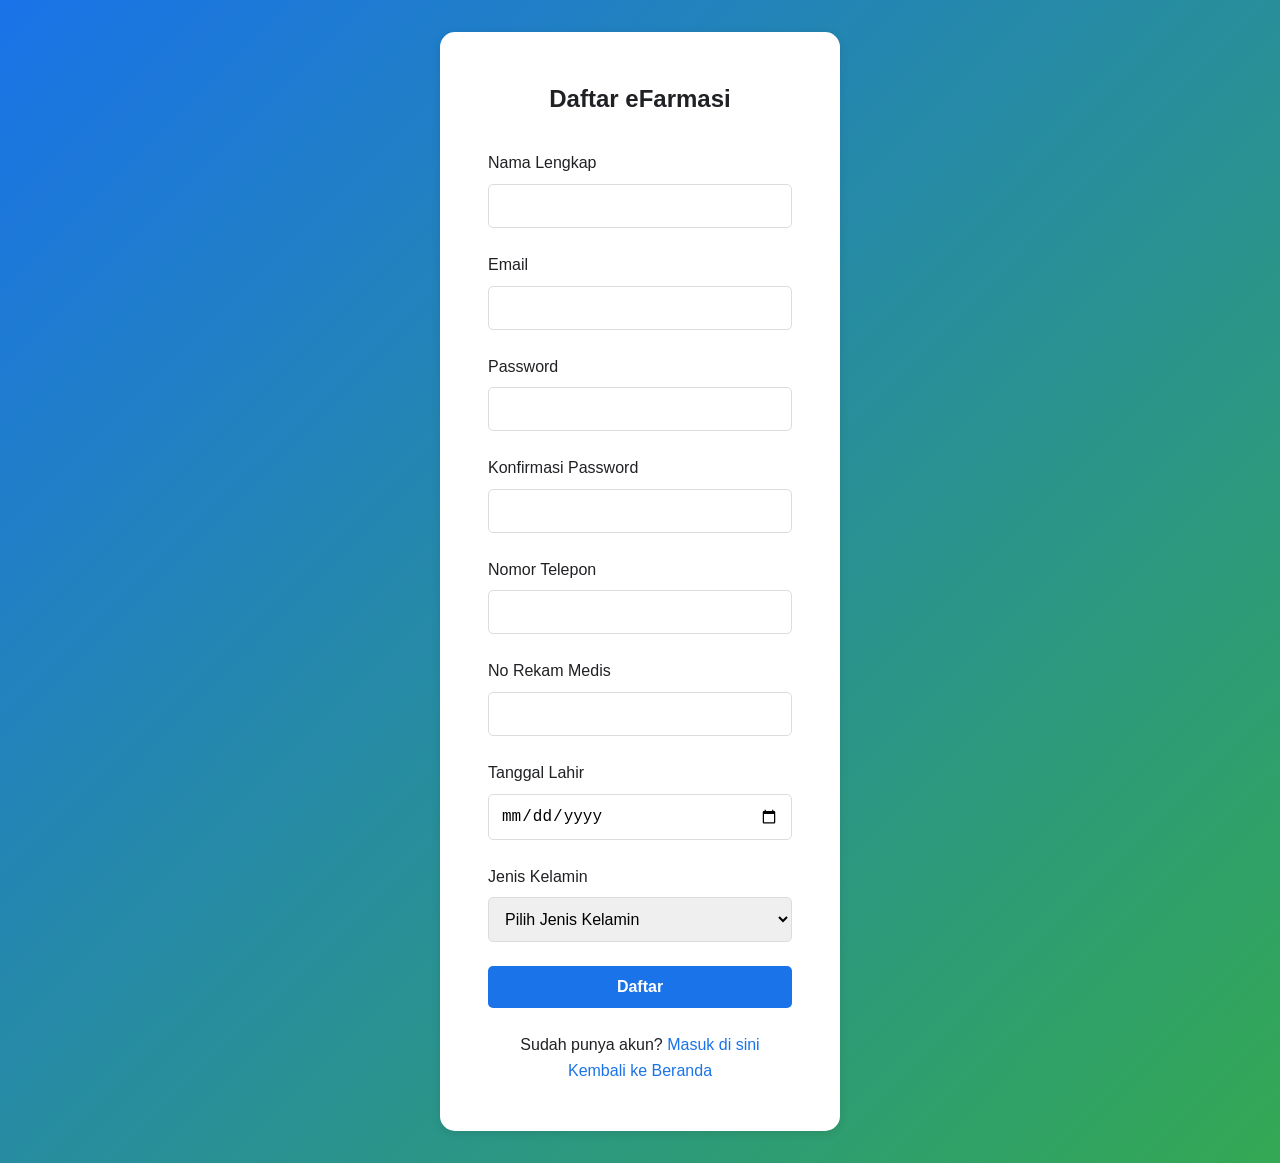
<file: register.html>
<!DOCTYPE html>
<html lang="id">
<head>
    <meta charset="UTF-8">
    <meta name="viewport" content="width=device-width, initial-scale=1.0">
    <title>Daftar - eFarmasi</title>
    <link rel="stylesheet" href="css/style.css">
    <link href="https://cdnjs.cloudflare.com/ajax/libs/font-awesome/6.0.0/css/all.min.css" rel="stylesheet">
</head>
<body>
    <div class="form-container">
        <form class="form-wrapper" id="registerForm">
            <h2 class="form-title">Daftar eFarmasi</h2>
            
            <div class="form-group">
                <label class="form-label" for="full_name">Nama Lengkap</label>
                <input type="text" class="form-input" id="full_name" name="full_name" required>
            </div>
            
            <div class="form-group">
                <label class="form-label" for="email">Email</label>
                <input type="email" class="form-input" id="email" name="email" required>
            </div>
            
            <div class="form-group">
                <label class="form-label" for="password">Password</label>
                <input type="password" class="form-input" id="password" name="password" required minlength="8">
                <div class="error-message">Password minimal 8 karakter</div>
            </div>
            
            <div class="form-group">
                <label class="form-label" for="confirm_password">Konfirmasi Password</label>
                <input type="password" class="form-input" id="confirm_password" name="confirm_password" required>
                <div class="error-message">Konfirmasi password tidak sesuai</div>
            </div>
            
            <div class="form-group">
                <label class="form-label" for="phone">Nomor Telepon</label>
                <input type="tel" class="form-input" id="phone" name="phone">
            </div>
			
			<div class="form-group">
                <label class="form-label" for="phone">No Rekam Medis</label>
                <input type="tel" class="form-input" id="norm" name="norm">
            </div>
            
            <div class="form-group">
                <label class="form-label" for="birth_date">Tanggal Lahir</label>
                <input type="date" class="form-input" id="birth_date" name="birth_date">
            </div>
            
            <div class="form-group">
                <label class="form-label" for="gender">Jenis Kelamin</label>
                <select class="form-select" id="gender" name="gender">
                    <option value="">Pilih Jenis Kelamin</option>
                    <option value="male">Laki-laki</option>
                    <option value="female">Perempuan</option>
                    <option value="other">Lainnya</option>
                </select>
            </div>
            
            <button type="submit" class="btn-submit">Daftar</button>
            
            <div class="form-links">
                <p>Sudah punya akun? <a href="login.html">Masuk di sini</a></p>
                <p><a href="index.html">Kembali ke Beranda</a></p>
            </div>
        </form>
    </div>

    <script src="js/validation.js"></script>
    <script>
        document.getElementById('registerForm').addEventListener('submit', function(e) {
            e.preventDefault();
            
            // Validate password confirmation
            const password = document.getElementById('password');
            const confirmPassword = document.getElementById('confirm_password');
            
            if (password.value !== confirmPassword.value) {
                confirmPassword.classList.add('error');
                confirmPassword.nextElementSibling.style.display = 'block';
                return;
            }
            
            if (validateForm(this)) {
                const formData = new FormData(this);
                const data = Object.fromEntries(formData);
                
                fetch('api/register.php', {
                    method: 'POST',
                    headers: {
                        'Content-Type': 'application/json',
                    },
                    body: JSON.stringify(data)
                })
                .then(response => response.json())
                .then(result => {
                    if (result.success) {
                        alert(result.message);
                        window.location.href = 'login.html';
                    } else {
                        alert('Registrasi gagal: ' + result.message);
                    }
                })
                .catch(error => {
                    console.error('Error:', error);
                    alert('Terjadi kesalahan saat registrasi');
                });
            }
        });

        // Real-time password confirmation check
        document.getElementById('confirm_password').addEventListener('input', function() {
            const password = document.getElementById('password').value;
            if (this.value && password !== this.value) {
                this.classList.add('error');
                this.nextElementSibling.style.display = 'block';
            } else {
                this.classList.remove('error');
                this.nextElementSibling.style.display = 'none';
            }
        });
    </script>
</body>
</html>
</file>
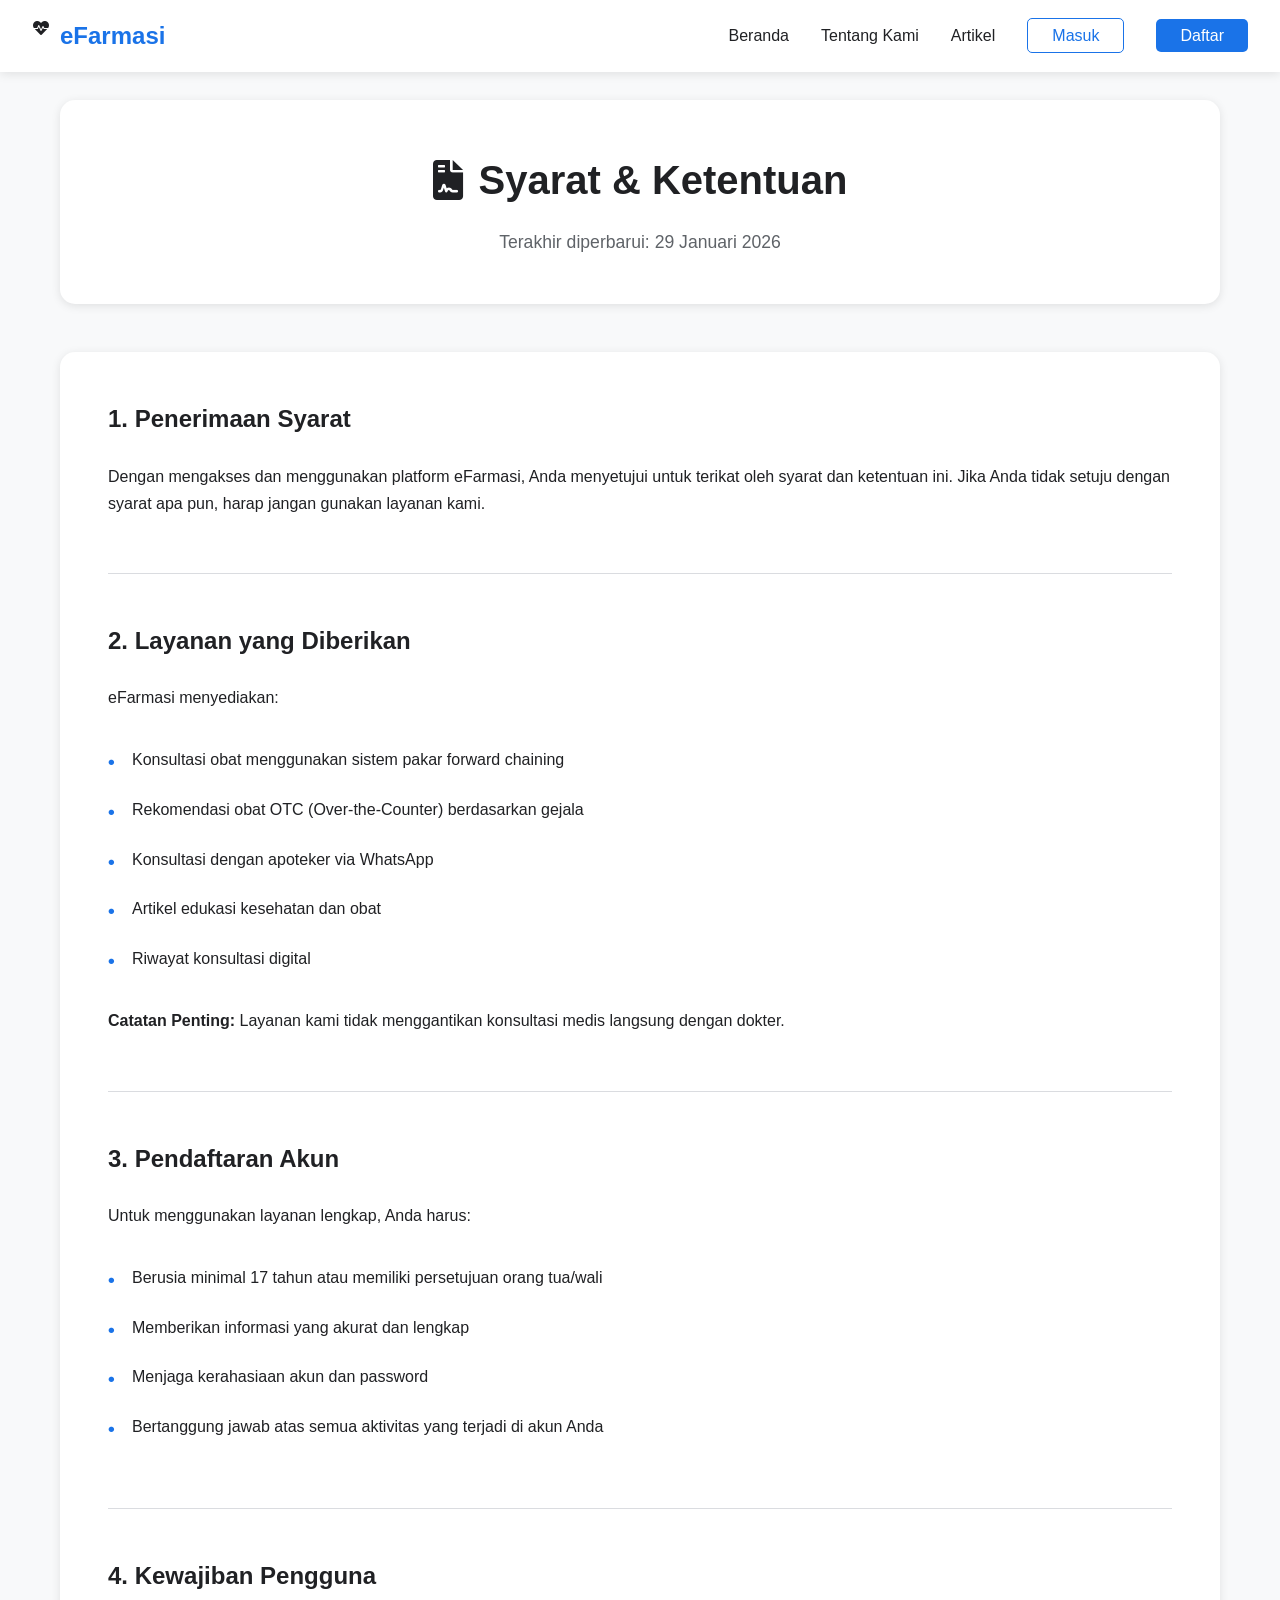
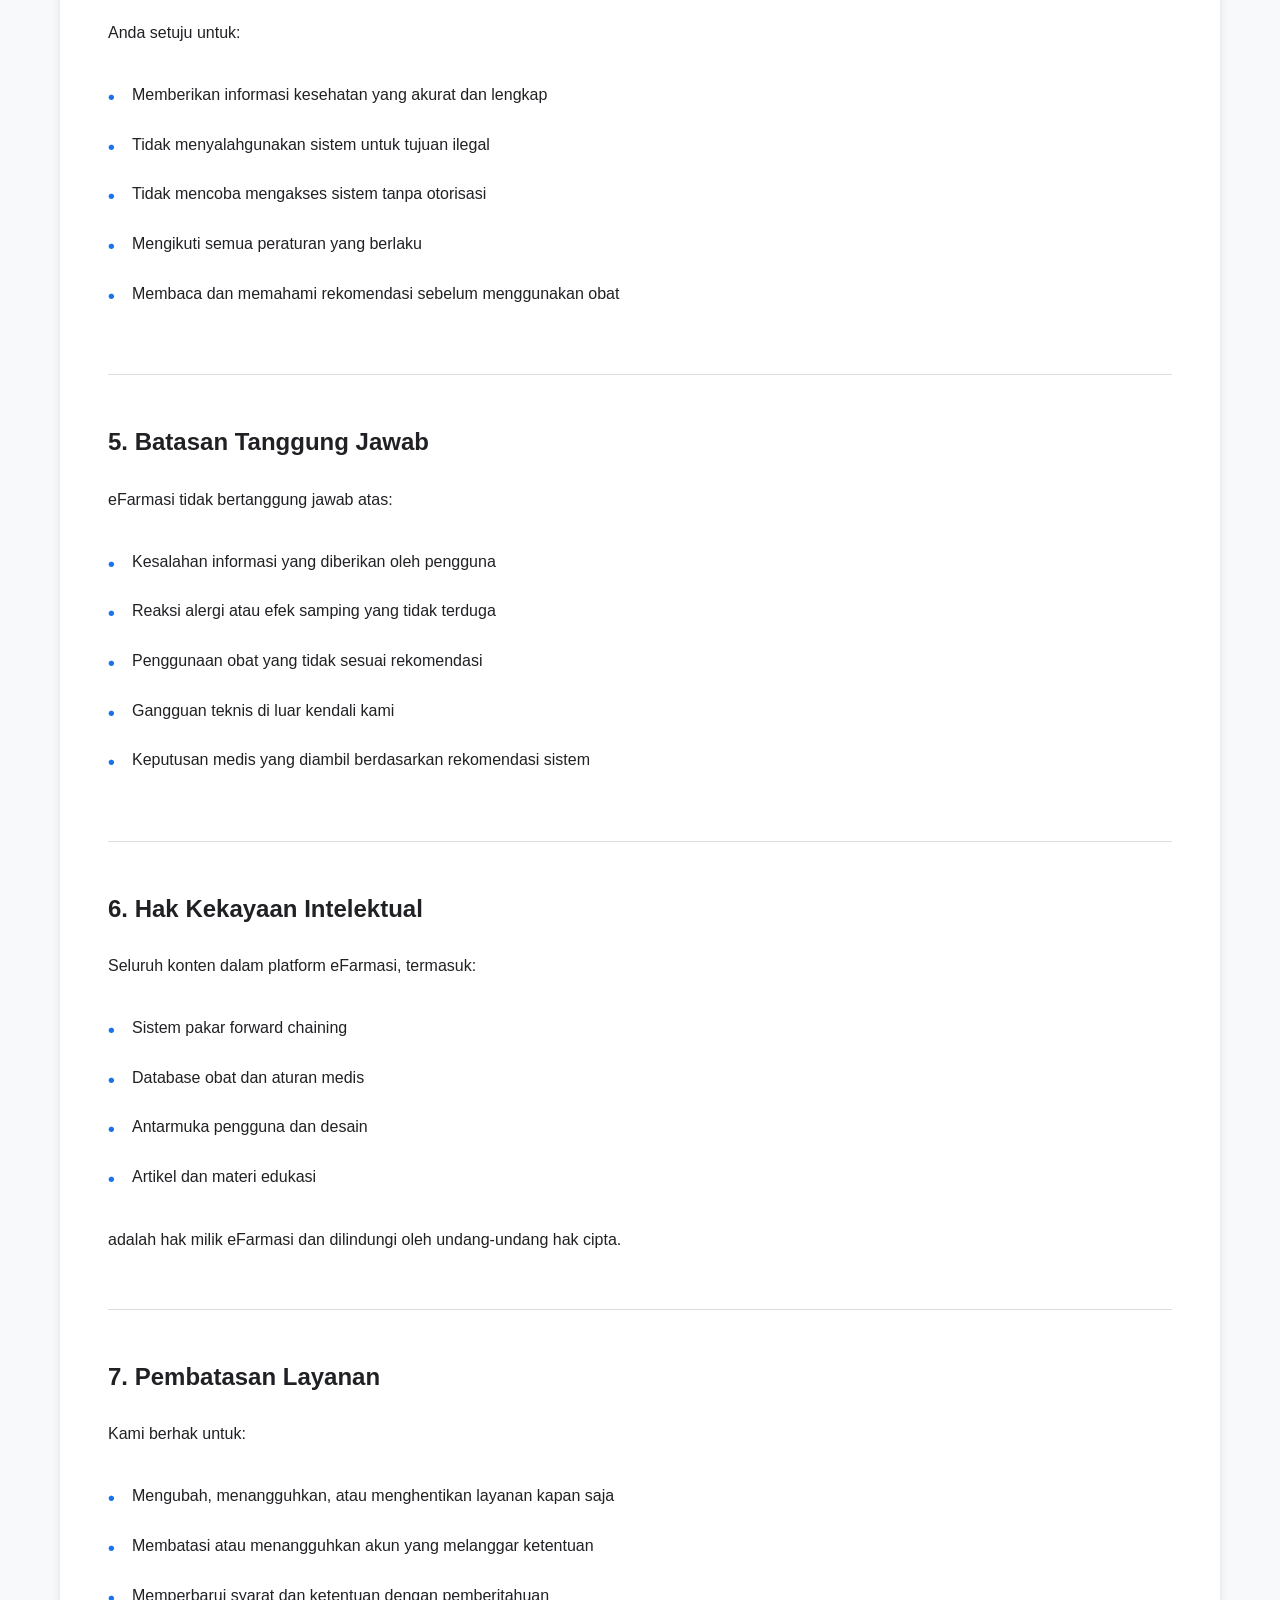
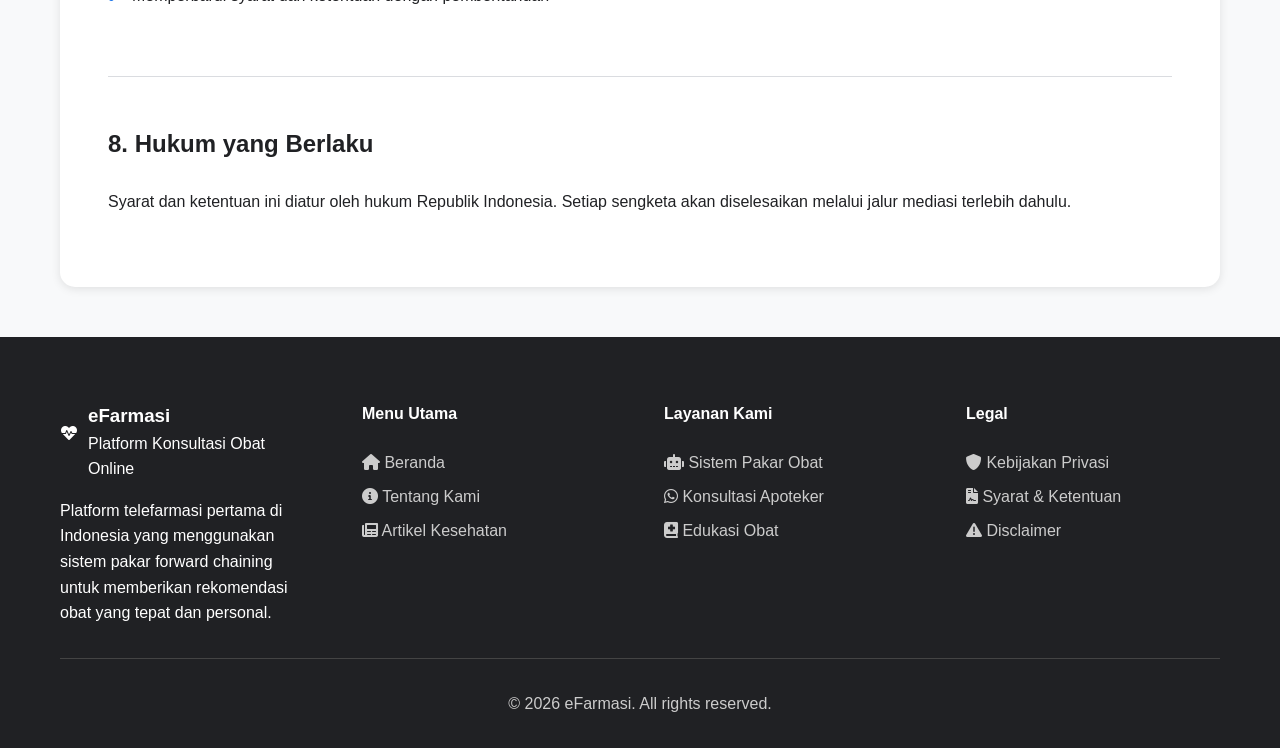
<file: terms.html>
<!DOCTYPE html>
<html lang="id">
<head>
    <meta charset="UTF-8">
    <meta name="viewport" content="width=device-width, initial-scale=1.0">
    <title>Syarat & Ketentuan - eFarmasi</title>
    <link rel="stylesheet" href="css/style.css">
    <link rel="stylesheet" href="css/legal.css">
    <link href="https://cdnjs.cloudflare.com/ajax/libs/font-awesome/6.0.0/css/all.min.css" rel="stylesheet">
</head>
<body>
    <!-- Header -->
    <header class="header">
        <nav class="navbar">
            <div class="nav-brand">
                <div class="logo">
                    <i class="fas fa-heartbeat"></i>
                </div>
                <span class="brand-name">eFarmasi</span>
            </div>
            <ul class="nav-menu">
                <li><a href="index.html" class="nav-link">Beranda</a></li>
                <li><a href="about.html" class="nav-link">Tentang Kami</a></li>
                <li><a href="articles.html" class="nav-link">Artikel</a></li>
                <li><a href="login.html" class="btn-login">Masuk</a></li>
                <li><a href="register.html" class="btn-register">Daftar</a></li>
            </ul>
            <div class="hamburger">
                <span></span>
                <span></span>
                <span></span>
            </div>
        </nav>
    </header>

    <div class="legal-container">
        <div class="container">
            <div class="legal-header">
                <h1><i class="fas fa-file-contract"></i> Syarat & Ketentuan</h1>
                <p>Terakhir diperbarui: 29 Januari 2026</p>
            </div>

            <div class="legal-content">
                <section class="legal-section">
                    <h2>1. Penerimaan Syarat</h2>
                    <p>Dengan mengakses dan menggunakan platform eFarmasi, Anda menyetujui untuk terikat oleh syarat dan ketentuan ini. Jika Anda tidak setuju dengan syarat apa pun, harap jangan gunakan layanan kami.</p>
                </section>

                <section class="legal-section">
                    <h2>2. Layanan yang Diberikan</h2>
                    <p>eFarmasi menyediakan:</p>
                    <ul>
                        <li>Konsultasi obat menggunakan sistem pakar forward chaining</li>
                        <li>Rekomendasi obat OTC (Over-the-Counter) berdasarkan gejala</li>
                        <li>Konsultasi dengan apoteker via WhatsApp</li>
                        <li>Artikel edukasi kesehatan dan obat</li>
                        <li>Riwayat konsultasi digital</li>
                    </ul>
                    <p><strong>Catatan Penting:</strong> Layanan kami tidak menggantikan konsultasi medis langsung dengan dokter.</p>
                </section>

                <section class="legal-section">
                    <h2>3. Pendaftaran Akun</h2>
                    <p>Untuk menggunakan layanan lengkap, Anda harus:</p>
                    <ul>
                        <li>Berusia minimal 17 tahun atau memiliki persetujuan orang tua/wali</li>
                        <li>Memberikan informasi yang akurat dan lengkap</li>
                        <li>Menjaga kerahasiaan akun dan password</li>
                        <li>Bertanggung jawab atas semua aktivitas yang terjadi di akun Anda</li>
                    </ul>
                </section>

                <section class="legal-section">
                    <h2>4. Kewajiban Pengguna</h2>
                    <p>Anda setuju untuk:</p>
                    <ul>
                        <li>Memberikan informasi kesehatan yang akurat dan lengkap</li>
                        <li>Tidak menyalahgunakan sistem untuk tujuan ilegal</li>
                        <li>Tidak mencoba mengakses sistem tanpa otorisasi</li>
                        <li>Mengikuti semua peraturan yang berlaku</li>
                        <li>Membaca dan memahami rekomendasi sebelum menggunakan obat</li>
                    </ul>
                </section>

                <section class="legal-section">
                    <h2>5. Batasan Tanggung Jawab</h2>
                    <p>eFarmasi tidak bertanggung jawab atas:</p>
                    <ul>
                        <li>Kesalahan informasi yang diberikan oleh pengguna</li>
                        <li>Reaksi alergi atau efek samping yang tidak terduga</li>
                        <li>Penggunaan obat yang tidak sesuai rekomendasi</li>
                        <li>Gangguan teknis di luar kendali kami</li>
                        <li>Keputusan medis yang diambil berdasarkan rekomendasi sistem</li>
                    </ul>
                </section>

                <section class="legal-section">
                    <h2>6. Hak Kekayaan Intelektual</h2>
                    <p>Seluruh konten dalam platform eFarmasi, termasuk:</p>
                    <ul>
                        <li>Sistem pakar forward chaining</li>
                        <li>Database obat dan aturan medis</li>
                        <li>Antarmuka pengguna dan desain</li>
                        <li>Artikel dan materi edukasi</li>
                    </ul>
                    <p>adalah hak milik eFarmasi dan dilindungi oleh undang-undang hak cipta.</p>
                </section>

                <section class="legal-section">
                    <h2>7. Pembatasan Layanan</h2>
                    <p>Kami berhak untuk:</p>
                    <ul>
                        <li>Mengubah, menangguhkan, atau menghentikan layanan kapan saja</li>
                        <li>Membatasi atau menangguhkan akun yang melanggar ketentuan</li>
                        <li>Memperbarui syarat dan ketentuan dengan pemberitahuan</li>
                    </ul>
                </section>

                <section class="legal-section">
                    <h2>8. Hukum yang Berlaku</h2>
                    <p>Syarat dan ketentuan ini diatur oleh hukum Republik Indonesia. Setiap sengketa akan diselesaikan melalui jalur mediasi terlebih dahulu.</p>
                </section>
            </div>
        </div>
    </div>

    <!-- Footer -->
    <footer class="footer">
        <div class="container">
            <div class="footer-content">
                <div class="footer-section">
                    <div class="footer-brand">
                        <div class="footer-logo">
                            <i class="fas fa-heartbeat"></i>
                        </div>
                        <div class="footer-brand-info">
                            <h3>eFarmasi</h3>
                            <p>Platform Konsultasi Obat Online</p>
                        </div>
                    </div>
                    <p class="footer-description">
                        Platform telefarmasi pertama di Indonesia yang menggunakan sistem pakar forward chaining untuk memberikan rekomendasi obat yang tepat dan personal.
                    </p>
                </div>
                
                <div class="footer-section">
                    <h4>Menu Utama</h4>
                    <ul class="footer-links">
                        <li><a href="index.html"><i class="fas fa-home"></i> Beranda</a></li>
                        <li><a href="about.html"><i class="fas fa-info-circle"></i> Tentang Kami</a></li>
                        <li><a href="articles.html"><i class="fas fa-newspaper"></i> Artikel Kesehatan</a></li>
                    </ul>
                </div>
                
                <div class="footer-section">
                    <h4>Layanan Kami</h4>
                    <ul class="footer-links">
                        <li><a href="consultation.php"><i class="fas fa-robot"></i> Sistem Pakar Obat</a></li>
                        <li><a href="#" onclick="startWhatsAppConsultation()"><i class="fab fa-whatsapp"></i> Konsultasi Apoteker</a></li>
                        <li><a href="articles.html"><i class="fas fa-book-medical"></i> Edukasi Obat</a></li>
                    </ul>
                </div>

                <div class="footer-section">
                    <h4>Legal</h4>
                    <ul class="footer-links">
                        <li><a href="privacy.html"><i class="fas fa-shield-alt"></i> Kebijakan Privasi</a></li>
                        <li><a href="terms.html"><i class="fas fa-file-contract"></i> Syarat & Ketentuan</a></li>
                        <li><a href="disclaimer.html"><i class="fas fa-exclamation-triangle"></i> Disclaimer</a></li>
                    </ul>
                </div>
            </div>
            
            <div class="footer-bottom">
                <div class="footer-bottom-content">
                    <p>&copy; 2026 eFarmasi. All rights reserved.</p>
                </div>
            </div>
        </div>
    </footer>

    <script src="js/main.js"></script>
</body>
</html>
</file>
<file: css/style.css>
/* Reset dan Base Styles */
* {
    margin: 0;
    padding: 0;
    box-sizing: border-box;
}

:root {
    --primary: #1a73e8;
    --primary-dark: #0d47a1;
    --secondary: #34a853;
    --accent: #4285f4;
    --background: #f8f9fa;
    --text: #202124;
    --text-light: #5f6368;
    --white: #ffffff;
    --warning: #ea4335;
    --border: #dadce0;
    --shadow: 0 2px 10px rgba(0,0,0,0.1);
}

body {
    font-family: 'Segoe UI', Tahoma, Geneva, Verdana, sans-serif;
    line-height: 1.6;
    color: var(--text);
    background-color: var(--background);
}

.container {
    max-width: 1200px;
    margin: 0 auto;
    padding: 0 20px;
}

/* Header & Navigation */
.header {
    background: var(--white);
    box-shadow: var(--shadow);
    position: fixed;
    width: 100%;
    top: 0;
    z-index: 1000;
}

.navbar {
    display: flex;
    justify-content: space-between;
    align-items: center;
    padding: 1rem 2rem;
}

.nav-brand {
    display: flex;
    align-items: center;
    gap: 10px;
}

.logo {
    height: 40px;
}

.brand-name {
    font-size: 1.5rem;
    font-weight: bold;
    color: var(--primary);
}

.nav-menu {
    display: flex;
    list-style: none;
    gap: 2rem;
    align-items: center;
}

.nav-link {
    text-decoration: none;
    color: var(--text);
    font-weight: 500;
    transition: color 0.3s;
}

.nav-link:hover, .nav-link.active {
    color: var(--primary);
}

.btn-login, .btn-register {
    padding: 0.5rem 1.5rem;
    border-radius: 5px;
    text-decoration: none;
    font-weight: 500;
    transition: all 0.3s;
}

.btn-login {
    color: var(--primary);
    border: 1px solid var(--primary);
}

.btn-login:hover {
    background: var(--primary);
    color: var(--white);
}

.btn-register {
    background: var(--primary);
    color: var(--white);
}

.btn-register:hover {
    background: var(--primary-dark);
}

.user-menu {
    position: relative;
    cursor: pointer;
}

.user-name {
    padding: 0.5rem 1rem;
    background: var(--background);
    border-radius: 5px;
    font-weight: 500;
}

.dropdown {
    position: absolute;
    top: 100%;
    right: 0;
    background: var(--white);
    box-shadow: var(--shadow);
    border-radius: 5px;
    padding: 0.5rem 0;
    min-width: 150px;
    display: none;
}

.user-menu:hover .dropdown {
    display: block;
}

.dropdown a {
    display: block;
    padding: 0.5rem 1rem;
    text-decoration: none;
    color: var(--text);
    transition: background 0.3s;
}

.dropdown a:hover {
    background: var(--background);
}

.hamburger {
    display: none;
    flex-direction: column;
    cursor: pointer;
}

.hamburger span {
    width: 25px;
    height: 3px;
    background: var(--text);
    margin: 3px 0;
    transition: 0.3s;
}

/* Hero Section */
.hero {
    display: grid;
    grid-template-columns: 1fr 1fr;
    align-items: center;
    padding: 8rem 2rem 4rem;
    gap: 3rem;
    max-width: 1200px;
    margin: 0 auto;
}

.hero-title {
    font-size: 3rem;
    font-weight: 700;
    color: var(--text);
    margin-bottom: 1.5rem;
    line-height: 1.2;
}

.hero-description {
    font-size: 1.2rem;
    color: var(--text-light);
    margin-bottom: 2rem;
    line-height: 1.6;
}

.hero-buttons {
    display: flex;
    gap: 1rem;
}

.btn-primary, .btn-secondary {
    padding: 1rem 2rem;
    border-radius: 8px;
    text-decoration: none;
    font-weight: 600;
    transition: all 0.3s;
    display: inline-block;
}

.btn-primary {
    background: var(--primary);
    color: var(--white);
}

.btn-primary:hover {
    background: var(--primary-dark);
    transform: translateY(-2px);
}

.btn-secondary {
    background: transparent;
    color: var(--primary);
    border: 2px solid var(--primary);
}

.btn-secondary:hover {
    background: var(--primary);
    color: var(--white);
}

.hero-image img {
    width: 100%;
    border-radius: 10px;
    box-shadow: var(--shadow);
}

/* About Section */
.about {
    padding: 6rem 0;
    background: var(--white);
}

.section-title {
    text-align: center;
    font-size: 2.5rem;
    margin-bottom: 3rem;
    color: var(--text);
}

.about-content {
    display: grid;
    grid-template-columns: 1fr;
    gap: 3rem;
}

.about-features {
    display: grid;
    grid-template-columns: repeat(auto-fit, minmax(250px, 1fr));
    gap: 2rem;
    margin-top: 2rem;
}

.feature-item {
    text-align: center;
    padding: 2rem;
    border-radius: 10px;
    background: var(--background);
    transition: transform 0.3s;
}

.feature-item:hover {
    transform: translateY(-5px);
}

.feature-item i {
    font-size: 3rem;
    color: var(--primary);
    margin-bottom: 1rem;
}

.feature-item h3 {
    margin-bottom: 1rem;
    color: var(--text);
}

/* Features Section */
.features {
    padding: 6rem 0;
    background: var(--background);
}

.features-grid {
    display: grid;
    grid-template-columns: repeat(auto-fit, minmax(300px, 1fr));
    gap: 2rem;
}

.feature-card {
    background: var(--white);
    padding: 2rem;
    border-radius: 10px;
    text-align: center;
    box-shadow: var(--shadow);
    transition: transform 0.3s;
}

.feature-card:hover {
    transform: translateY(-5px);
}

.feature-icon {
    width: 80px;
    height: 80px;
    background: var(--primary);
    border-radius: 50%;
    display: flex;
    align-items: center;
    justify-content: center;
    margin: 0 auto 1.5rem;
}

.feature-icon i {
    font-size: 2rem;
    color: var(--white);
}

.feature-card h3 {
    margin-bottom: 1rem;
    color: var(--text);
}

/* Consultation CTA */
.consultation-cta {
    padding: 6rem 0;
    background: linear-gradient(135deg, var(--primary), var(--accent));
    color: var(--white);
    text-align: center;
}

.cta-content h2 {
    font-size: 2.5rem;
    margin-bottom: 1rem;
}

.cta-content p {
    font-size: 1.2rem;
    margin-bottom: 2rem;
    opacity: 0.9;
}

/* Footer */
.footer {
    background: var(--text);
    color: var(--white);
    padding: 4rem 0 2rem;
}

.footer-content {
    display: grid;
    grid-template-columns: repeat(auto-fit, minmax(250px, 1fr));
    gap: 3rem;
    margin-bottom: 2rem;
}

.footer-brand {
    display: flex;
    align-items: center;
    gap: 10px;
    margin-bottom: 1rem;
}

.footer-logo {
    height: 40px;
}

.footer-section h4 {
    margin-bottom: 1.5rem;
    color: var(--white);
}

.footer-section ul {
    list-style: none;
}

.footer-section ul li {
    margin-bottom: 0.5rem;
}

.footer-section ul li a {
    color: #ccc;
    text-decoration: none;
    transition: color 0.3s;
}

.footer-section ul li a:hover {
    color: var(--white);
}

.social-links {
    display: flex;
    gap: 1rem;
}

.social-links a {
    width: 40px;
    height: 40px;
    background: var(--primary);
    border-radius: 50%;
    display: flex;
    align-items: center;
    justify-content: center;
    color: var(--white);
    text-decoration: none;
    transition: background 0.3s;
}

.social-links a:hover {
    background: var(--accent);
}

.footer-bottom {
    text-align: center;
    padding-top: 2rem;
    border-top: 1px solid #444;
    color: #ccc;
}

/* Form Styles */
.form-container {
    min-height: 100vh;
    display: flex;
    align-items: center;
    justify-content: center;
    background: linear-gradient(135deg, #1a73e8, #34a853);
    padding: 2rem;
}

.form-wrapper {
    background: var(--white);
    padding: 3rem;
    border-radius: 15px;
    box-shadow: var(--shadow);
    width: 100%;
    max-width: 400px;
}

.form-title {
    text-align: center;
    margin-bottom: 2rem;
    color: var(--text);
}

.form-group {
    margin-bottom: 1.5rem;
}

.form-label {
    display: block;
    margin-bottom: 0.5rem;
    font-weight: 500;
    color: var(--text);
}

.form-input, .form-select, .form-textarea {
    width: 100%;
    padding: 0.75rem;
    border: 1px solid var(--border);
    border-radius: 5px;
    font-size: 1rem;
    transition: border-color 0.3s;
}

.form-input:focus, .form-select:focus, .form-textarea:focus {
    outline: none;
    border-color: var(--primary);
}

.form-input.error, .form-select.error, .form-textarea.error {
    border-color: var(--warning);
}

.error-message {
    color: var(--warning);
    font-size: 0.875rem;
    margin-top: 0.25rem;
    display: none;
}

.form-input.error + .error-message {
    display: block;
}

.btn-submit {
    width: 100%;
    padding: 0.75rem;
    background: var(--primary);
    color: var(--white);
    border: none;
    border-radius: 5px;
    font-size: 1rem;
    font-weight: 600;
    cursor: pointer;
    transition: background 0.3s;
}

.btn-submit:hover {
    background: var(--primary-dark);
}

.form-links {
    text-align: center;
    margin-top: 1.5rem;
}

.form-links a {
    color: var(--primary);
    text-decoration: none;
}

/* Responsive Design */
@media (max-width: 768px) {
    .hamburger {
        display: flex;
    }
    
    .nav-menu {
        position: fixed;
        left: -100%;
        top: 70px;
        flex-direction: column;
        background: var(--white);
        width: 100%;
        text-align: center;
        transition: 0.3s;
        box-shadow: var(--shadow);
        padding: 2rem 0;
    }
    
    .nav-menu.active {
        left: 0;
    }
    
    .hero {
        grid-template-columns: 1fr;
        text-align: center;
        padding: 6rem 1rem 2rem;
    }
    
    .hero-title {
        font-size: 2rem;
    }
    
    .hero-buttons {
        justify-content: center;
        flex-wrap: wrap;
    }
    
    .section-title {
        font-size: 2rem;
    }
    
    .form-wrapper {
        padding: 2rem;
    }
}
</file>
<file: css/index.css>
/* Index Page Specific Styles */
.hero {
    display: grid;
    grid-template-columns: 1fr 1fr;
    align-items: center;
    padding: 8rem 2rem 4rem;
    gap: 3rem;
    max-width: 1200px;
    margin: 0 auto;
}

.hero-title {
    font-size: 3rem;
    font-weight: 700;
    color: var(--text);
    margin-bottom: 1.5rem;
    line-height: 1.2;
}

.hero-description {
    font-size: 1.2rem;
    color: var(--text-light);
    margin-bottom: 2rem;
    line-height: 1.6;
}

.hero-buttons {
    display: flex;
    gap: 1rem;
    margin-bottom: 2rem;
    flex-wrap: wrap;
}

/* User Stats Styles */
.user-stats {
    display: grid;
    grid-template-columns: repeat(auto-fit, minmax(200px, 1fr));
    gap: 1.5rem;
    margin: 2rem 0;
}

.stat-card {
    background: var(--white);
    padding: 1.5rem;
    border-radius: 12px;
    box-shadow: var(--shadow);
    display: flex;
    align-items: center;
    gap: 1rem;
    border-left: 4px solid var(--primary);
    transition: transform 0.3s;
}

.stat-card:hover {
    transform: translateY(-2px);
}

.stat-icon {
    width: 50px;
    height: 50px;
    background: var(--primary);
    border-radius: 10px;
    display: flex;
    align-items: center;
    justify-content: center;
    color: white;
    font-size: 1.2rem;
}

.stat-info h3 {
    margin: 0;
    color: var(--text);
    font-size: 1.5rem;
    font-weight: 700;
}

.stat-info p {
    margin: 0;
    color: var(--text-light);
    font-size: 0.9rem;
}

/* Recent Consultations */
.recent-consultations {
    margin-top: 2rem;
    padding: 1.5rem;
    background: var(--white);
    border-radius: 12px;
    box-shadow: var(--shadow);
}

.recent-consultations h3 {
    color: var(--text);
    margin-bottom: 1rem;
    font-size: 1.2rem;
}

.consultation-list {
    display: flex;
    flex-direction: column;
    gap: 0.75rem;
}

.consultation-item {
    display: flex;
    justify-content: space-between;
    align-items: center;
    padding: 1rem;
    background: var(--background);
    border-radius: 8px;
    border-left: 3px solid var(--primary);
    transition: transform 0.2s;
}

.consultation-item:hover {
    transform: translateX(5px);
}

.consultation-info h4 {
    margin: 0;
    color: var(--text);
    font-size: 1rem;
}

.consultation-info p {
    margin: 0;
    color: var(--text-light);
    font-size: 0.8rem;
}

.btn-view {
    padding: 0.5rem 1rem;
    background: var(--primary);
    color: white;
    text-decoration: none;
    border-radius: 5px;
    font-size: 0.8rem;
    transition: background 0.3s;
    display: flex;
    align-items: center;
    gap: 0.5rem;
}

.btn-view:hover {
    background: var(--primary-dark);
}

.hero-image {
    text-align: center;
}

.image-placeholder {
    width: 100%;
    height: 400px;
    background: linear-gradient(135deg, var(--primary), var(--secondary));
    border-radius: 15px;
    display: flex;
    flex-direction: column;
    align-items: center;
    justify-content: center;
    color: white;
    text-align: center;
    box-shadow: var(--shadow);
    position: relative;
    overflow: hidden;
}

.image-placeholder::before {
    content: '';
    position: absolute;
    top: 0;
    left: 0;
    right: 0;
    bottom: 0;
    background: url('data:image/svg+xml,<svg xmlns="http://www.w3.org/2000/svg" viewBox="0 0 1000 100" fill="rgba(255,255,255,0.1)"><polygon points="0,0 1000,100 1000,0"></polygon></svg>');
    background-size: cover;
}

.image-placeholder i {
    font-size: 6rem;
    margin-bottom: 1rem;
    opacity: 0.9;
    position: relative;
    z-index: 2;
}

.image-placeholder h3 {
    font-size: 2rem;
    margin-bottom: 0.5rem;
    font-weight: 700;
    position: relative;
    z-index: 2;
}

.image-placeholder p {
    font-size: 1.1rem;
    opacity: 0.9;
    position: relative;
    z-index: 2;
}

/* About Section */
.about {
    padding: 6rem 0;
    background: var(--white);
}

.about-content {
    max-width: 1000px;
    margin: 0 auto;
}

.about-text {
    text-align: center;
    margin-bottom: 3rem;
}

.about-text p {
    font-size: 1.1rem;
    color: var(--text-light);
    line-height: 1.7;
    margin-bottom: 2rem;
}

.about-features {
    display: grid;
    grid-template-columns: repeat(auto-fit, minmax(300px, 1fr));
    gap: 2rem;
    margin-top: 3rem;
}

.feature-item {
    text-align: center;
    padding: 2.5rem 2rem;
    background: var(--background);
    border-radius: 15px;
    transition: transform 0.3s;
}

.feature-item:hover {
    transform: translateY(-5px);
}

.feature-item i {
    font-size: 3rem;
    color: var(--primary);
    margin-bottom: 1.5rem;
}

.feature-item h3 {
    margin-bottom: 1rem;
    color: var(--text);
    font-size: 1.3rem;
}

.feature-item p {
    color: var(--text-light);
    line-height: 1.6;
    margin: 0;
}

/* Features Section */
.features {
    padding: 6rem 0;
    background: var(--background);
}

.features-grid {
    display: grid;
    grid-template-columns: repeat(auto-fit, minmax(300px, 1fr));
    gap: 2rem;
}

.feature-card {
    background: var(--white);
    padding: 2.5rem 2rem;
    border-radius: 15px;
    text-align: center;
    box-shadow: var(--shadow);
    transition: transform 0.3s, box-shadow 0.3s;
    border: 1px solid var(--border);
}

.feature-card:hover {
    transform: translateY(-5px);
    box-shadow: 0 10px 30px rgba(0,0,0,0.15);
}

.feature-icon {
    width: 80px;
    height: 80px;
    background: linear-gradient(135deg, var(--primary), var(--accent));
    border-radius: 50%;
    display: flex;
    align-items: center;
    justify-content: center;
    margin: 0 auto 1.5rem;
    transition: transform 0.3s;
}

.feature-card:hover .feature-icon {
    transform: scale(1.1);
}

.feature-icon i {
    font-size: 2rem;
    color: var(--white);
}

.feature-card h3 {
    margin-bottom: 1rem;
    color: var(--text);
    font-size: 1.3rem;
}

.feature-card p {
    color: var(--text-light);
    line-height: 1.6;
    margin: 0;
}

/* Consultation CTA */
.consultation-cta {
    padding: 6rem 0;
    background: linear-gradient(135deg, var(--primary), var(--accent));
    color: var(--white);
    text-align: center;
    position: relative;
    overflow: hidden;
}

.consultation-cta::before {
    content: '';
    position: absolute;
    top: 0;
    left: 0;
    right: 0;
    bottom: 0;
    background: url('data:image/svg+xml,<svg xmlns="http://www.w3.org/2000/svg" viewBox="0 0 1000 100" fill="rgba(255,255,255,0.1)"><polygon points="1000,100 1000,0 0,100"></polygon></svg>');
    background-size: cover;
}

.cta-content {
    position: relative;
    z-index: 2;
}

.cta-content h2 {
    font-size: 2.5rem;
    margin-bottom: 1rem;
    font-weight: 700;
}

.cta-content p {
    font-size: 1.2rem;
    margin-bottom: 2rem;
    opacity: 0.9;
    max-width: 600px;
    margin-left: auto;
    margin-right: auto;
}

.btn-large {
    padding: 1.2rem 2.5rem;
    font-size: 1.1rem;
    display: inline-flex;
    align-items: center;
    gap: 0.5rem;
}

/* Testimonials Section */
.testimonials {
    padding: 6rem 0;
    background: var(--white);
}

.testimonials-grid {
    display: grid;
    grid-template-columns: repeat(auto-fit, minmax(300px, 1fr));
    gap: 2rem;
    margin-top: 3rem;
}

.testimonial-card {
    background: var(--background);
    padding: 2rem;
    border-radius: 15px;
    border: 1px solid var(--border);
    position: relative;
    transition: transform 0.3s;
}

.testimonial-card:hover {
    transform: translateY(-2px);
}

.testimonial-content {
    font-style: italic;
    color: var(--text);
    margin-bottom: 1.5rem;
    line-height: 1.6;
    position: relative;
}

.testimonial-content::before {
    content: '"';
    font-size: 3rem;
    color: var(--primary);
    position: absolute;
    top: -1rem;
    left: -0.5rem;
    opacity: 0.3;
}

.testimonial-author {
    display: flex;
    align-items: center;
    gap: 1rem;
}

.author-avatar {
    width: 50px;
    height: 50px;
    border-radius: 50%;
    background: var(--primary);
    display: flex;
    align-items: center;
    justify-content: center;
    color: white;
    font-weight: bold;
    flex-shrink: 0;
}

.author-info h4 {
    margin: 0;
    color: var(--text);
    font-size: 1rem;
}

.author-info p {
    margin: 0;
    color: var(--text-light);
    font-size: 0.9rem;
}

/* Responsive Design for Index */
@media (max-width: 768px) {
    .hero {
        grid-template-columns: 1fr;
        text-align: center;
        padding: 6rem 1rem 2rem;
        gap: 2rem;
    }
    
    .hero-title {
        font-size: 2.2rem;
    }
    
    .hero-buttons {
        justify-content: center;
    }
    
    .user-stats {
        grid-template-columns: 1fr;
    }
    
    .image-placeholder {
        height: 300px;
    }
    
    .image-placeholder i {
        font-size: 4rem;
    }
    
    .image-placeholder h3 {
        font-size: 1.5rem;
    }
    
    .cta-content h2 {
        font-size: 2rem;
    }
    
    .features-grid,
    .testimonials-grid,
    .about-features {
        grid-template-columns: 1fr;
    }
    
    .feature-card,
    .feature-item {
        padding: 2rem 1.5rem;
    }
}

@media (max-width: 480px) {
    .hero-title {
        font-size: 1.8rem;
    }
    
    .hero-buttons {
        flex-direction: column;
        align-items: center;
    }
    
    .hero-buttons .btn-primary,
    .hero-buttons .btn-secondary {
        width: 100%;
        max-width: 250px;
        text-align: center;
    }
    
    .stat-card {
        flex-direction: column;
        text-align: center;
    }
    
    .consultation-item {
        flex-direction: column;
        gap: 1rem;
        text-align: center;
    }
    
    .testimonial-card {
        padding: 1.5rem;
    }
}
</file>
<file: css/legal.css>
/* Legal Pages Styles (Privacy, Terms, Disclaimer) */
.legal-container {
    padding: 100px 0 50px;
    min-height: 100vh;
    background: var(--background);
}

.legal-header {
    text-align: center;
    margin-bottom: 3rem;
    padding: 3rem 2rem;
    background: var(--white);
    border-radius: 15px;
    box-shadow: var(--shadow);
}

.legal-header h1 {
    color: var(--text);
    margin-bottom: 1rem;
    display: flex;
    align-items: center;
    justify-content: center;
    gap: 1rem;
    font-size: 2.5rem;
}

.legal-header p {
    color: var(--text-light);
    font-size: 1.1rem;
    margin: 0;
}

.legal-content {
    background: var(--white);
    padding: 3rem;
    border-radius: 15px;
    box-shadow: var(--shadow);
}

.legal-section {
    margin-bottom: 3rem;
    padding-bottom: 2rem;
    border-bottom: 1px solid var(--border);
}

.legal-section:last-child {
    border-bottom: none;
    margin-bottom: 0;
    padding-bottom: 0;
}

.legal-section.warning {
    background: #fff3cd;
    border: 1px solid #ffeaa7;
    border-radius: 10px;
    padding: 2rem;
    margin-bottom: 2rem;
}

.legal-section.warning h2 {
    color: #e67e22;
}

.legal-section h2 {
    color: var(--text);
    margin-bottom: 1.5rem;
    font-size: 1.5rem;
    display: flex;
    align-items: center;
    gap: 0.5rem;
}

.legal-section p {
    color: var(--text);
    line-height: 1.7;
    margin-bottom: 1.5rem;
}

.legal-section ul {
    list-style: none;
    padding: 0;
    margin: 1.5rem 0;
}

.legal-section ul li {
    padding: 0.75rem 0;
    color: var(--text);
    position: relative;
    padding-left: 1.5rem;
    line-height: 1.6;
}

.legal-section ul li:before {
    content: '•';
    color: var(--primary);
    font-weight: bold;
    position: absolute;
    left: 0;
    font-size: 1.2rem;
}

.legal-section ul li strong {
    color: var(--text);
    font-weight: 600;
}

.contact-info {
    background: var(--background);
    padding: 1.5rem;
    border-radius: 10px;
    border-left: 4px solid var(--primary);
}

.contact-info p {
    margin: 0.5rem 0;
    color: var(--text);
}

.contact-info strong {
    color: var(--text);
}

/* Responsive Design for Legal Pages */
@media (max-width: 768px) {
    .legal-container {
        padding: 80px 0 30px;
    }
    
    .legal-header {
        padding: 2rem 1rem;
    }
    
    .legal-header h1 {
        font-size: 2rem;
        flex-direction: column;
        gap: 0.5rem;
    }
    
    .legal-content {
        padding: 2rem;
        margin: 0 1rem;
    }
    
    .legal-section {
        margin-bottom: 2rem;
        padding-bottom: 1.5rem;
    }
}

@media (max-width: 480px) {
    .legal-header h1 {
        font-size: 1.7rem;
    }
    
    .legal-content {
        padding: 1.5rem;
    }
    
    .legal-section h2 {
        font-size: 1.3rem;
    }
    
    .legal-section.warning {
        padding: 1.5rem;
    }
}
</file>
